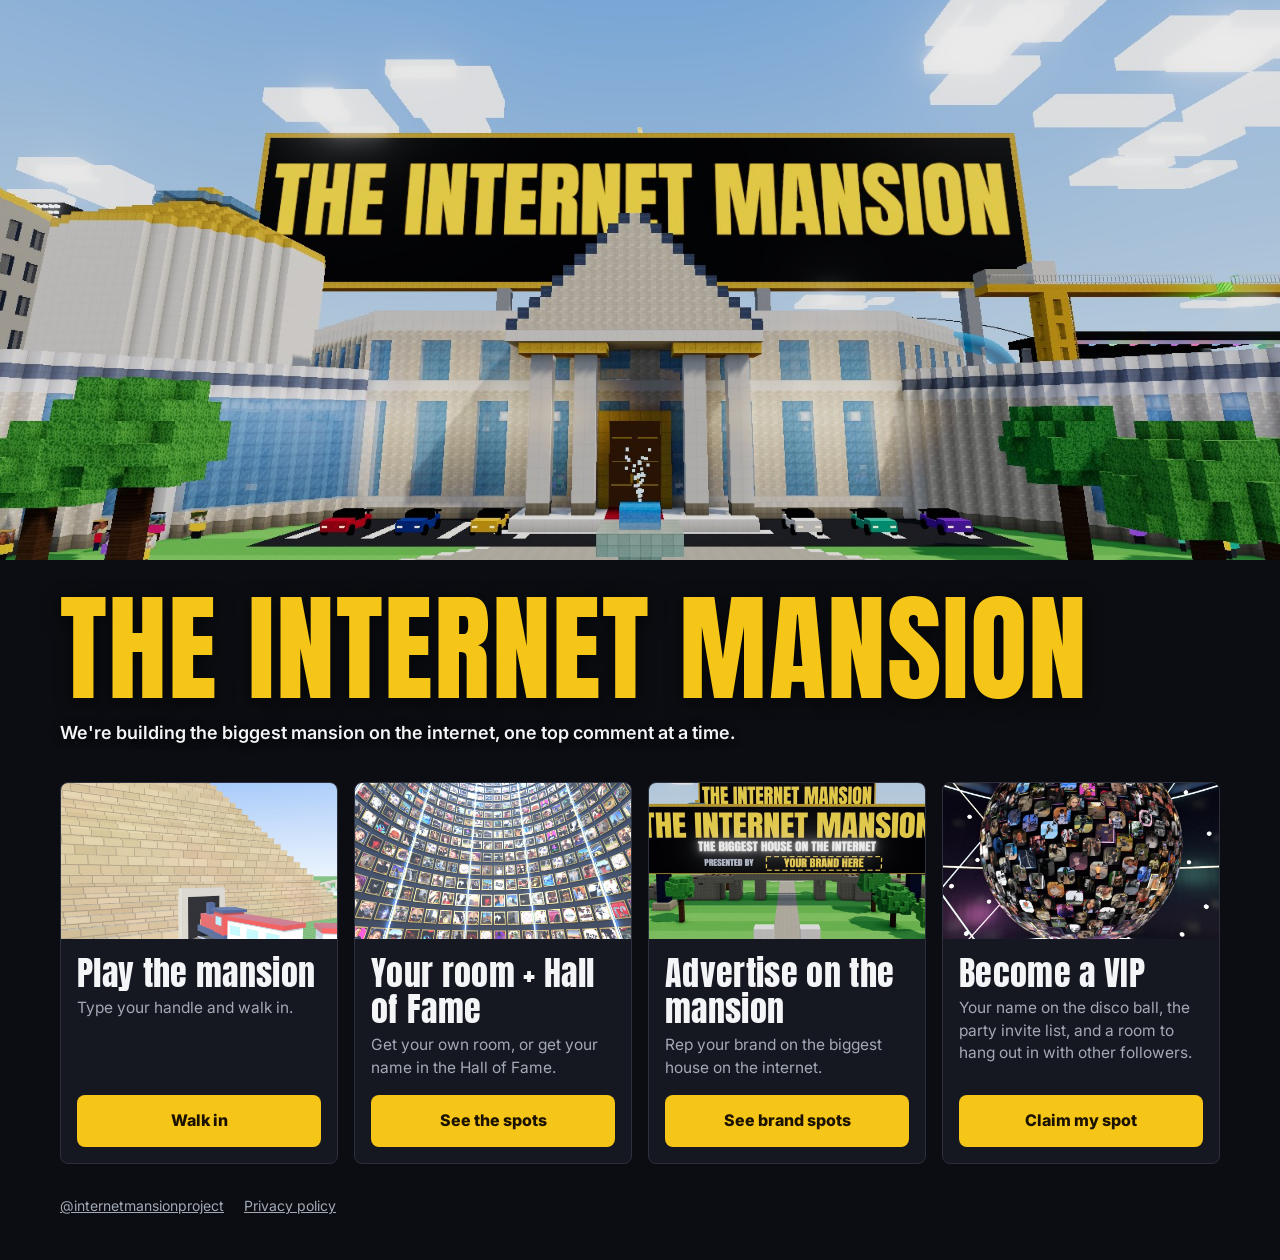
<file: index.html>
<!DOCTYPE html>
<html lang="en">
<head>
<meta charset="utf-8">
<meta name="viewport" content="width=device-width, initial-scale=1, viewport-fit=cover">
<title>The Internet Mansion Project</title>
<meta name="description" content="We're building the biggest mansion on the internet, one top comment at a time.">
<meta property="og:title" content="The Internet Mansion Project">
<meta property="og:description" content="We're building the biggest mansion on the internet, one top comment at a time.">
<meta property="og:image" content="https://internetmansionproject.com/assets/mansion_front.jpg">
<meta property="og:url" content="https://internetmansionproject.com/">
<meta name="theme-color" content="#0b0d12">
<link rel="icon" href="assets/logo.jpg">
<link rel="preconnect" href="https://fonts.googleapis.com">
<link rel="preconnect" href="https://fonts.gstatic.com" crossorigin>
<link href="https://fonts.googleapis.com/css2?family=Anton&family=Inter:wght@400;500;600;700;800&display=swap" rel="stylesheet">
<style>
  :root {
    --ink: #0b0d12;
    --panel: #151821;
    --line: #2b303c;
    --muted: #a3a9b6;
    --text: #f4f5f7;
    --gold: #f5c518;
    --display: "Anton", Impact, "Arial Narrow", sans-serif;
    --body: "Inter", -apple-system, BlinkMacSystemFont, "Segoe UI", sans-serif;
  }
  * { box-sizing: border-box; }
  html { -webkit-text-size-adjust: 100%; }
  body { margin: 0; background: var(--ink); color: var(--text); font: 400 16px/1.45 var(--body); }
  a { color: inherit; }
  img { display: block; width: 100%; }

  .hero-pic { height: auto; aspect-ratio: 16 / 9; object-fit: cover; }
  .hero-text { padding: 20px 16px 24px; }
  h1 { margin: 0; font: 400 clamp(62px, 19vw, 118px)/1.02 var(--display); color: var(--gold); letter-spacing: .01em; text-shadow: 0 3px 18px rgba(0,0,0,.65); }
  .lead { margin: 12px 0 0; font-size: 18px; font-weight: 600; text-shadow: 0 1px 10px rgba(0,0,0,.8); }

  .doors { display: grid; gap: 12px; padding: 4px 16px 0; }
  .door { display: flex; flex-direction: column; overflow: hidden; background: var(--panel); border: 1px solid var(--line); border-radius: 8px; text-decoration: none; }
  a.door:hover { border-color: var(--gold); }
  a.door:focus-visible, .cta:focus-visible, footer a:focus-visible { outline: 3px solid #fff; outline-offset: 2px; }
  .door img { height: auto; aspect-ratio: 16 / 9; object-fit: cover; }
  .door img.vip-pic { object-position: center 55%; }
  .door-body { display: flex; flex: 1; flex-direction: column; padding: 16px; }
  h2 { margin: 0; font: 400 34px/1.08 var(--display); letter-spacing: .01em; }
  .door p { margin: 6px 0 16px; color: var(--muted); font-size: 15.5px; }
  .cta { display: flex; align-items: center; justify-content: center; min-height: 52px; margin-top: auto; padding: 10px 14px; border-radius: 8px; background: var(--gold); color: #1c1200; font: 800 16px/1.2 var(--body); text-align: center; text-decoration: none; }

  footer { display: flex; flex-wrap: wrap; gap: 8px 20px; padding: 28px 16px 40px; color: var(--muted); font-size: 14px; }

  @media (min-width: 860px) {
    .hero-pic { aspect-ratio: auto; height: min(56vw, 560px); object-position: center 42%; }
    .hero-text { padding: 28px max(24px, calc((100vw - 1160px) / 2)) 32px; }
    .doors { grid-template-columns: repeat(4, 1fr); gap: 16px; max-width: 1208px; margin: 0 auto; padding: 4px 24px 0; }
    footer { max-width: 1208px; margin: 0 auto; padding: 32px 24px 44px; }
  }
</style>
</head>
<body>
<header>
  <img class="hero-pic" src="assets/mansion_front.jpg" width="1600" height="900" alt="The mansion from the front drive in the game, under the giant Internet Mansion sign">
  <div class="hero-text">
    <h1>THE INTERNET MANSION</h1>
    <p class="lead">We're building the biggest mansion on the internet, one top comment at a time.</p>
  </div>
</header>

<main class="doors">
  <a class="door" href="https://internetmansionproject.com/world/">
    <img src="assets/world.jpg" width="1080" height="860" alt="A pyramid and a train on the mansion property">
    <div class="door-body">
      <h2>Play the mansion</h2>
      <p>Type your handle and walk in.</p>
      <span class="cta">Walk in</span>
    </div>
  </a>

  <a class="door" href="sponsor/">
    <img src="assets/hall.jpg" width="1080" height="608" alt="The Hall of Fame wall covered in follower pictures" loading="lazy">
    <div class="door-body">
      <h2>Your room + Hall of Fame</h2>
      <p>Get your own room, or get your name in the Hall of Fame.</p>
      <span class="cta">See the spots</span>
    </div>
  </a>

  <a class="door" href="sponsor/#brands">
    <img src="assets/sign.jpg" width="960" height="640" alt="The giant Internet Mansion sign with a sample Presented By line for your brand" loading="lazy">
    <div class="door-body">
      <h2>Advertise on the mansion</h2>
      <p>Rep your brand on the biggest house on the internet.</p>
      <span class="cta">See brand spots</span>
    </div>
  </a>

  <a class="door" href="vip/">
    <img class="vip-pic" src="assets/hero.jpg" width="960" height="540" alt="The giant disco ball covered in follower pictures" loading="lazy">
    <div class="door-body">
      <h2>Become a VIP</h2>
      <p>Your name on the disco ball, the party invite list, and a room to hang out in with other followers.</p>
      <span class="cta">Claim my spot</span>
    </div>
  </a>
</main>

<footer>
  <a href="https://www.instagram.com/internetmansionproject/" target="_blank" rel="noopener">@internetmansionproject</a>
  <a href="privacy.html">Privacy policy</a>
</footer>
</body>
</html>
</file>
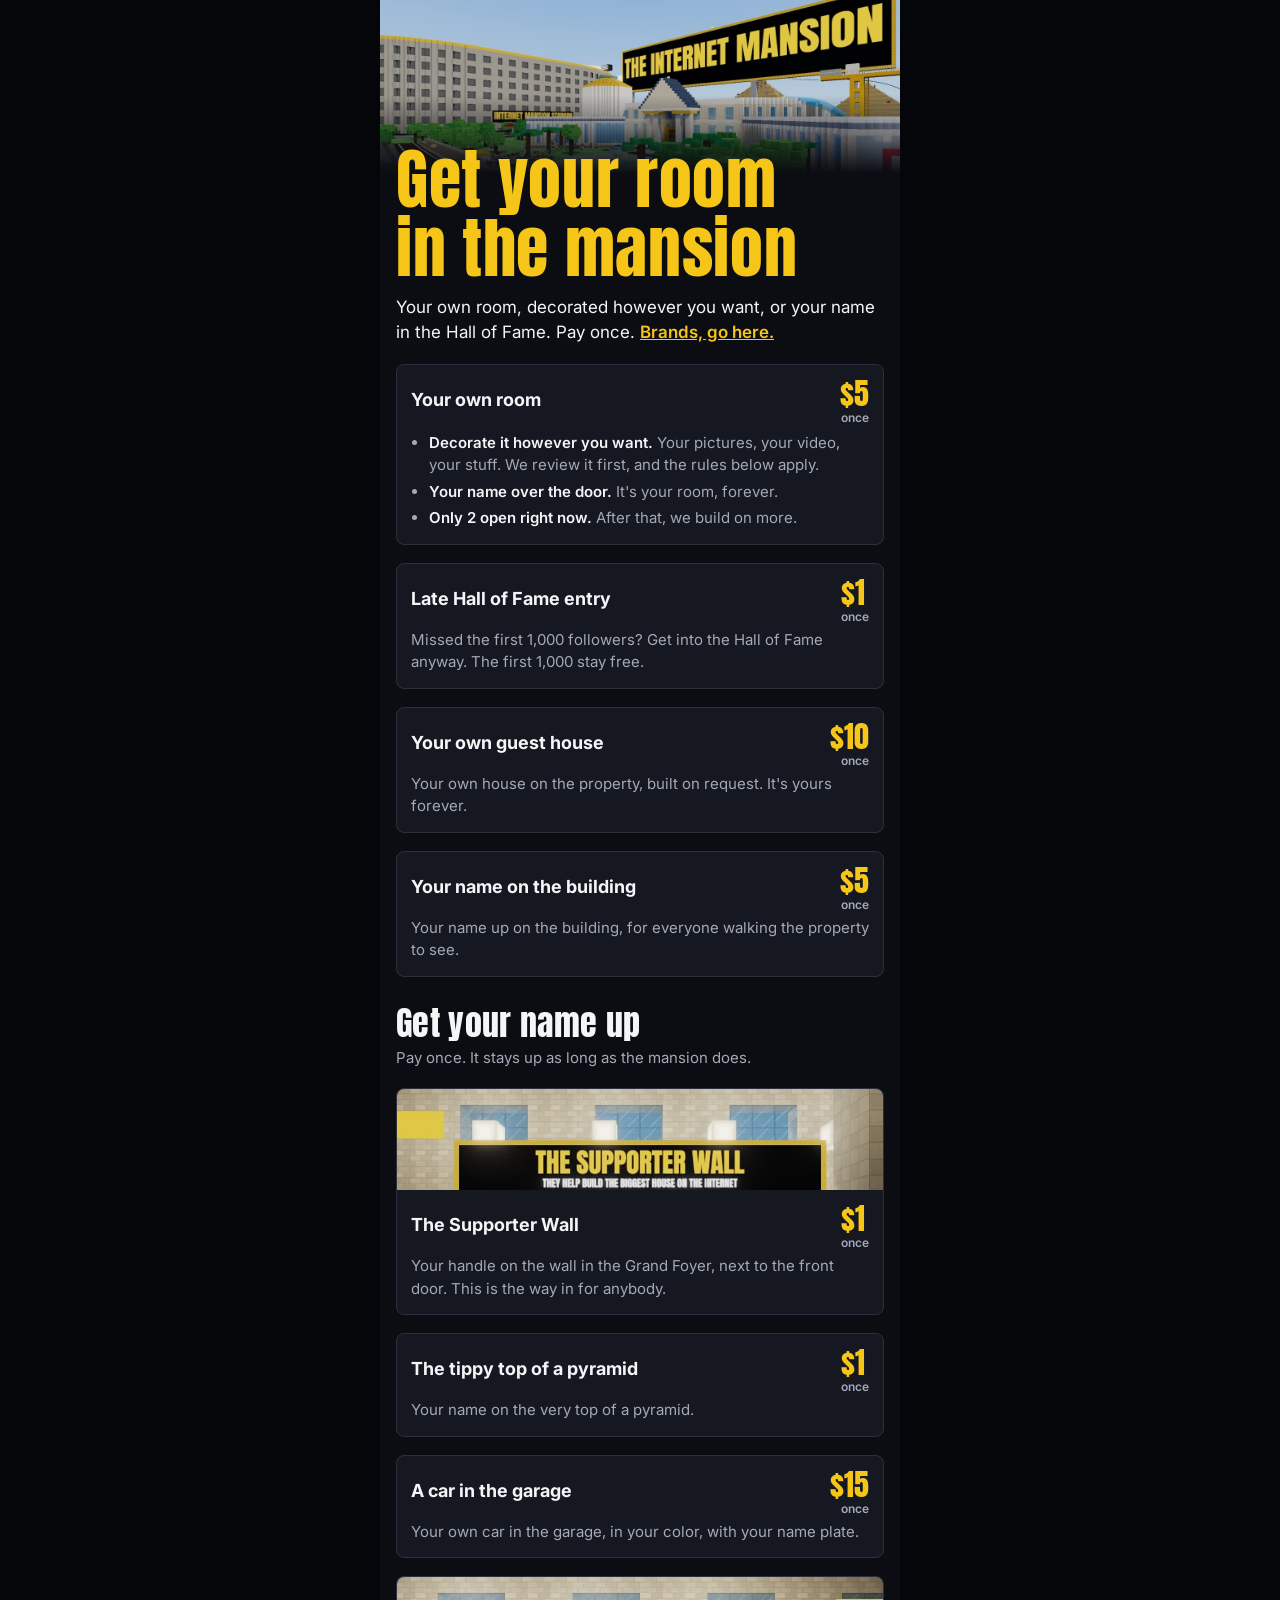
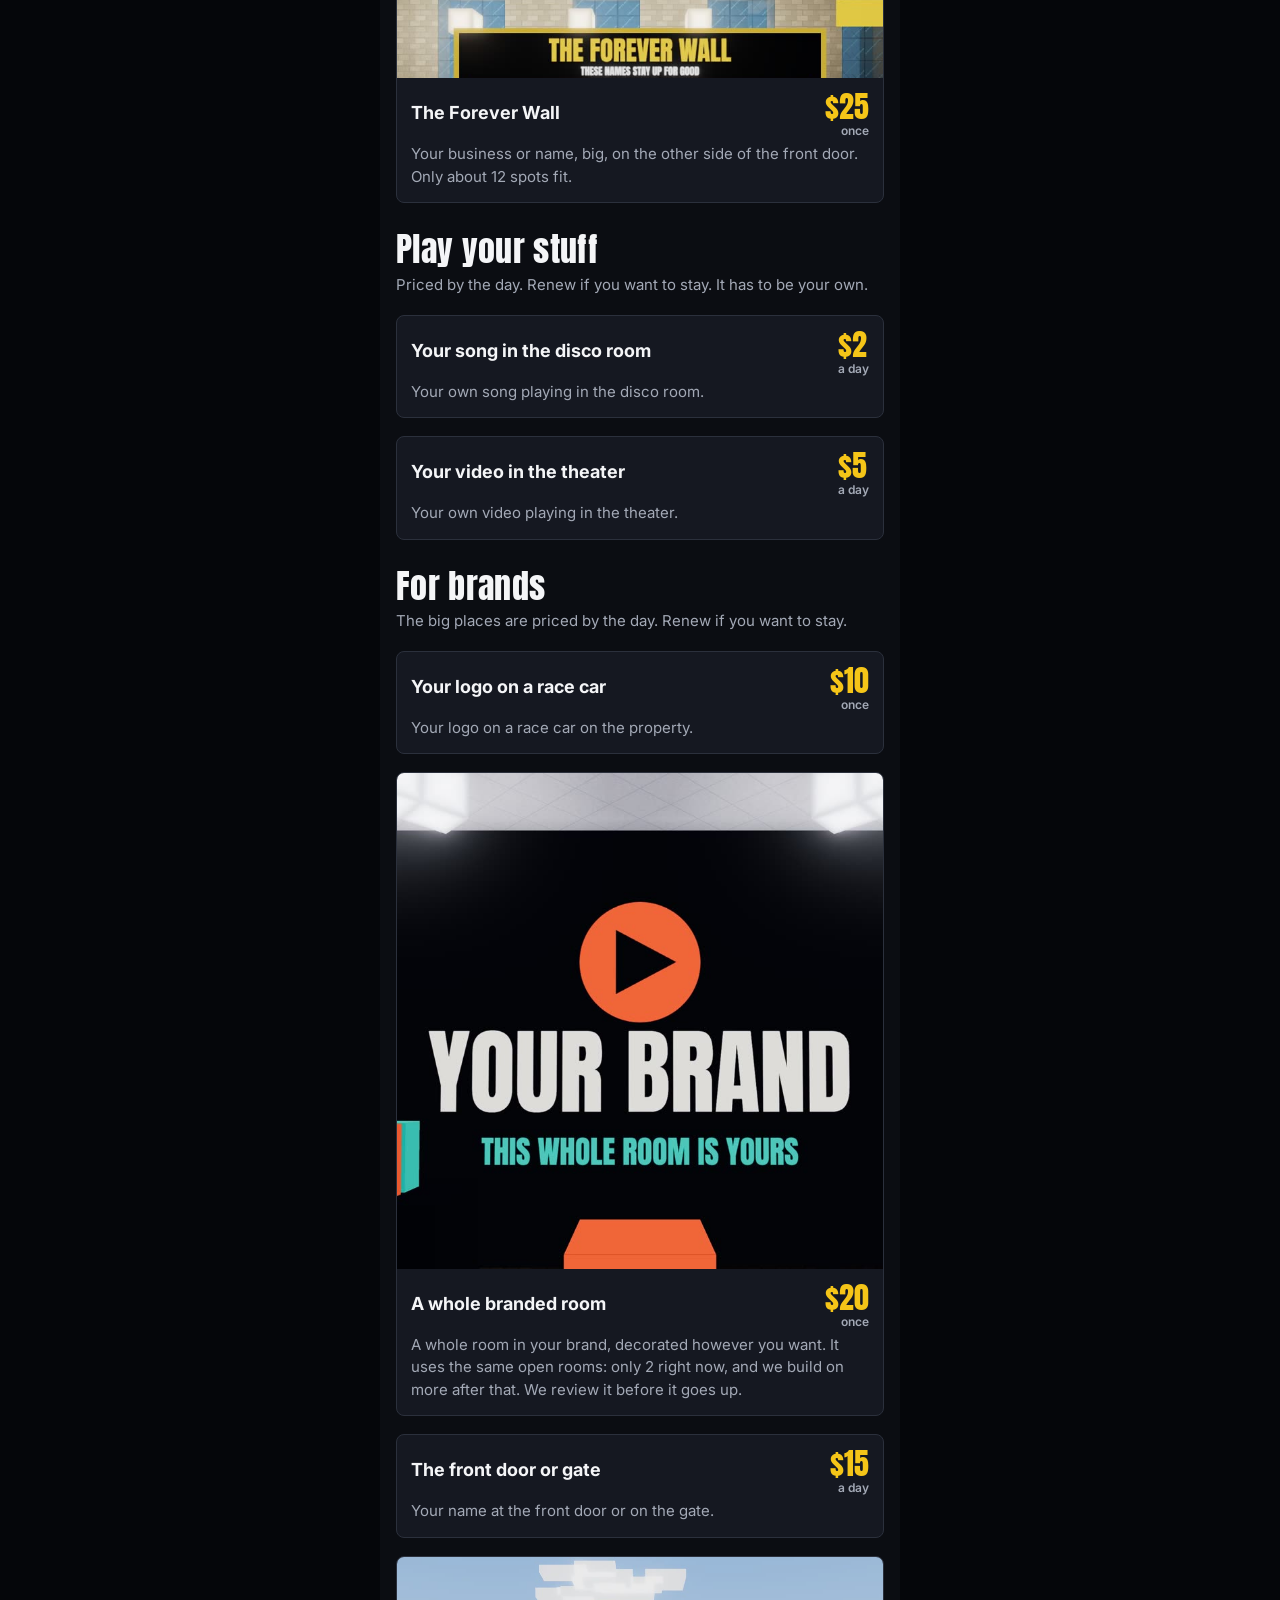
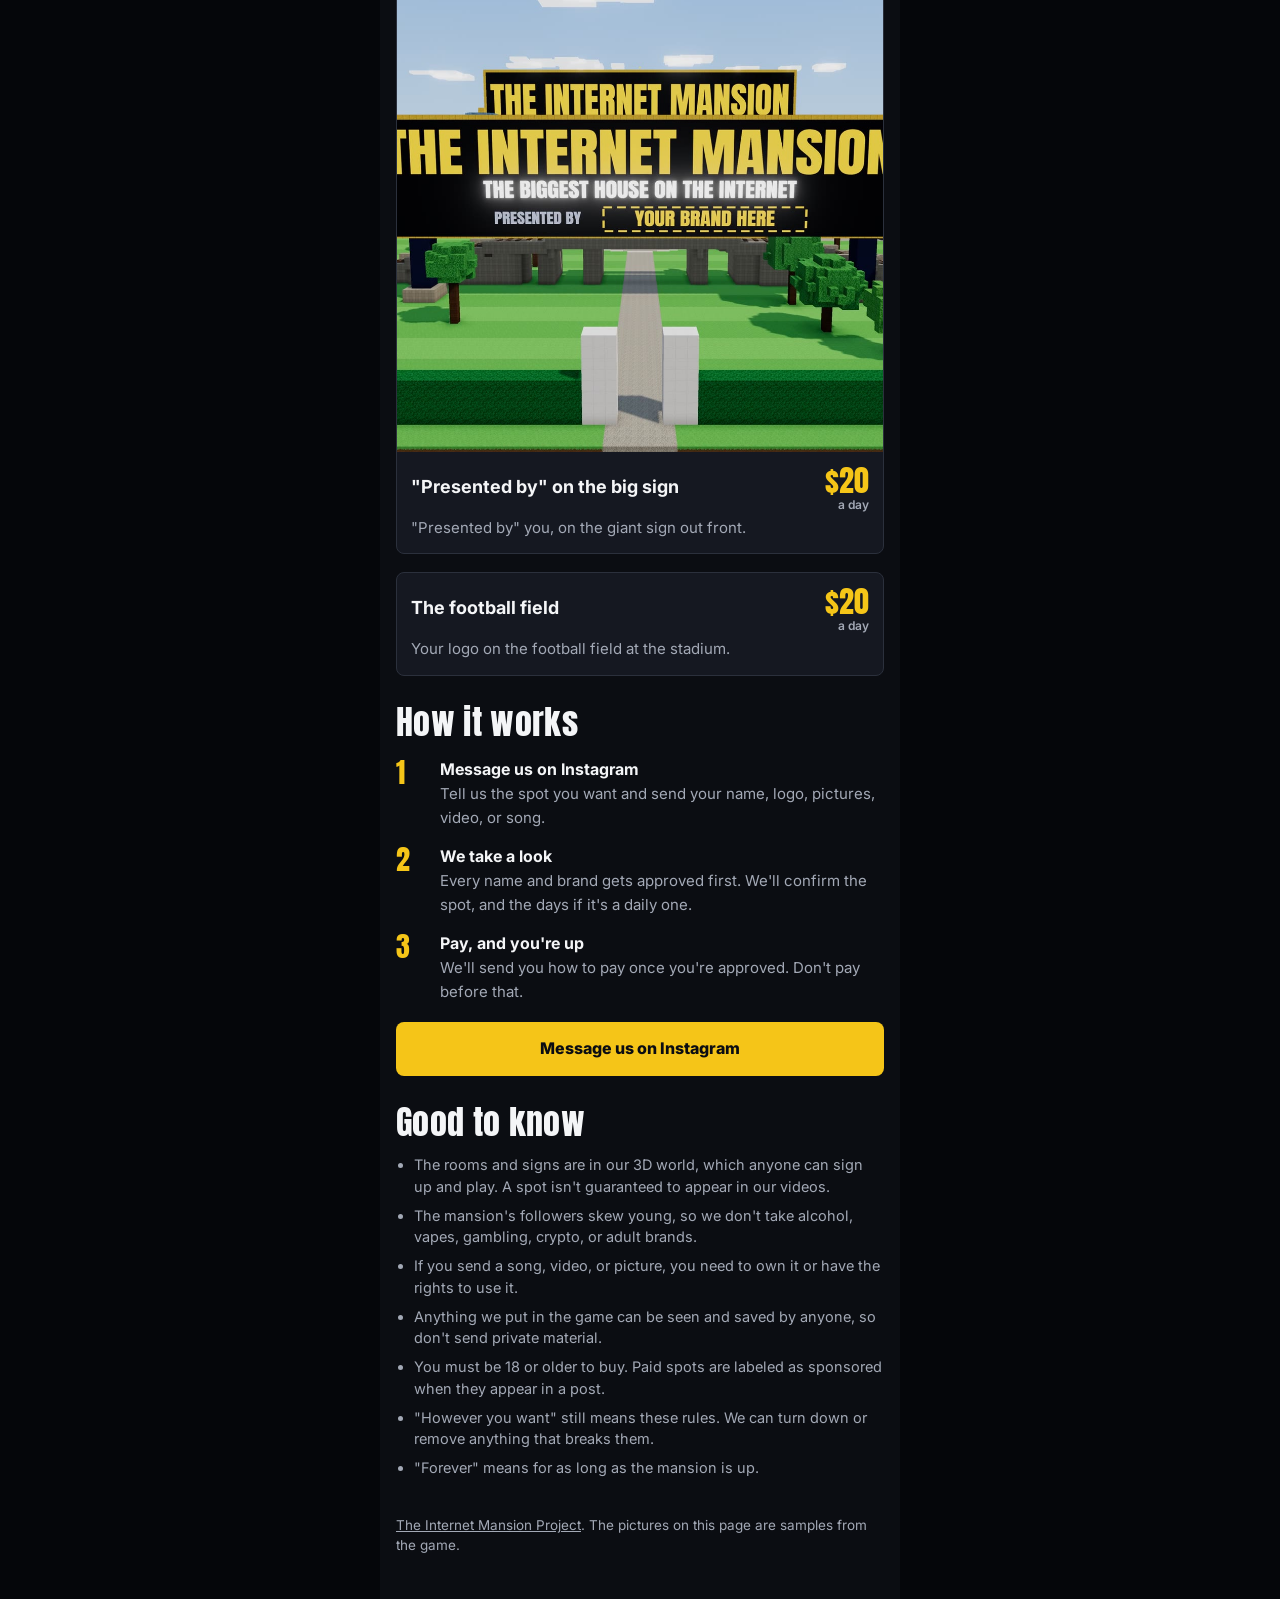
<file: sponsor/index.html>
<!DOCTYPE html>
<html lang="en">
<head>
<meta charset="utf-8">
<meta name="viewport" content="width=device-width, initial-scale=1, viewport-fit=cover">
<title>Get Your Own Room | The Internet Mansion Project</title>
<meta name="description" content="Get your own room in the biggest mansion on the internet, and decorate it however you want.">
<meta name="robots" content="noindex">
<meta name="theme-color" content="#0b0d12">
<link rel="preconnect" href="https://fonts.googleapis.com">
<link rel="preconnect" href="https://fonts.gstatic.com" crossorigin>
<link href="https://fonts.googleapis.com/css2?family=Anton&family=Inter:wght@400;500;600;700;800&display=swap" rel="stylesheet">
<style>
  /* Same look as the main site: dark page, Anton headlines, gold prices, one phone-width column */
  :root {
    --ink: #0b0d12;
    --panel: #151821;
    --line: #2b303c;
    --muted: #a3a9b6;
    --text: #f4f5f7;
    --gold: #f5c518;
    --blue: #1f6bff;
    --display: "Anton", Impact, "Arial Narrow", sans-serif;
    --body: "Inter", -apple-system, BlinkMacSystemFont, "Segoe UI", sans-serif;
  }
  * { box-sizing: border-box; }
  html { -webkit-text-size-adjust: 100%; }
  body { margin: 0; background: #05060a; color: var(--text); font: 400 16px/1.5 var(--body); }
  .page { max-width: 520px; margin: 0 auto; background: var(--ink); min-height: 100vh; overflow: hidden; }
  img { display: block; width: 100%; height: auto; }
  h1, h2, h3 { font-weight: 400; margin: 0; text-wrap: balance; }

  .hero { position: relative; }
  .hero img { aspect-ratio: 3 / 1; object-fit: cover; object-position: center 25%; }
  .hero::after { content: ""; position: absolute; inset: auto 0 0 0; height: 45%; background: linear-gradient(to bottom, rgba(11,13,18,0), var(--ink)); }
  .intro { position: relative; z-index: 1; margin-top: -28px; padding: 0 16px; }
  h1 { font: 400 clamp(46px, 13vw, 66px)/1.04 var(--display); color: var(--gold); letter-spacing: .01em; }
  .intro p { margin: 12px 0 0; color: var(--text); font-size: 17px; }

  .intro a { color: var(--gold); font-weight: 600; }
  section { padding: 28px 16px 0; }
  section.first { padding-top: 0; }
  h2 { font: 400 34px/1.08 var(--display); letter-spacing: .01em; }
  .sub { margin: 6px 0 0; color: var(--muted); font-size: 15px; }

  .tier { margin-top: 18px; background: var(--panel); border: 1px solid var(--line); border-radius: 8px; overflow: hidden; }
  .tier-head { display: flex; align-items: baseline; justify-content: space-between; gap: 12px; padding: 14px 14px 0; }
  .tier-head h3 { font: 700 18px/1.25 var(--body); }
  .price { flex: none; font: 400 30px/1 var(--display); color: var(--gold); white-space: nowrap; font-variant-numeric: tabular-nums; }
  .price small { display: block; margin-top: 3px; font: 600 12px/1 var(--body); color: var(--muted); text-align: right; }
  .tier p { margin: 6px 0 0; padding: 0 14px 14px; color: var(--muted); font-size: 15px; }
  .tier ul { margin: 8px 0 0; padding: 0 14px 14px 32px; color: var(--muted); font-size: 15px; }
  .tier li + li { margin-top: 4px; }
  .tier li b { color: var(--text); font-weight: 600; }

  .steps { list-style: none; margin: 16px 0 0; padding: 0; display: grid; gap: 14px; counter-reset: s; }
  .steps li { display: grid; grid-template-columns: 34px 1fr; gap: 10px; counter-increment: s; }
  .steps li::before { content: counter(s); font: 400 28px/1.1 var(--display); color: var(--gold); }
  .steps b { display: block; font-weight: 700; }
  .steps span { color: var(--muted); font-size: 15px; }

  .notes { margin: 14px 0 0; padding: 0 0 0 18px; color: var(--muted); font-size: 14.5px; }
  .notes li + li { margin-top: 7px; }

  .cta { display: flex; align-items: center; justify-content: center; min-height: 54px; margin-top: 18px; padding: 12px 16px; background: var(--gold); color: #0b0d12; border-radius: 8px; font: 800 16px/1.2 var(--body); text-align: center; text-decoration: none; }
  .cta:focus-visible { outline: 3px solid #fff; outline-offset: 2px; }
  footer { padding: 36px 16px 44px; color: var(--muted); font-size: 13.5px; }
</style>
</head>
<body>
<main class="page">
  <div class="hero"><img src="img/mansion.jpg" width="1280" height="720" alt="The mansion from the front lawn in the game, under the giant Internet Mansion sign"></div>
  <div class="intro">
    <h1>Get your room in the mansion</h1>
    <p>Your own room, decorated however you want, or your name in the Hall of Fame. Pay once. <a href="#brands">Brands, go here.</a></p>
  </div>

  <section class="first" aria-label="Your room and your name">
    <article class="tier">
      <div class="tier-head"><h3>Your own room</h3><div class="price">$5<small>once</small></div></div>
      <ul>
        <li><b>Decorate it however you want.</b> Your pictures, your video, your stuff. We review it first, and the rules below apply.</li>
        <li><b>Your name over the door.</b> It's your room, forever.</li>
        <li><b>Only 2 open right now.</b> After that, we build on more.</li>
      </ul>
    </article>
    <article class="tier">
      <div class="tier-head"><h3>Late Hall of Fame entry</h3><div class="price">$1<small>once</small></div></div>
      <p>Missed the first 1,000 followers? Get into the Hall of Fame anyway. The first 1,000 stay free.</p>
    </article>
    <article class="tier">
      <div class="tier-head"><h3>Your own guest house</h3><div class="price">$10<small>once</small></div></div>
      <p>Your own house on the property, built on request. It's yours forever.</p>
    </article>
    <article class="tier">
      <div class="tier-head"><h3>Your name on the building</h3><div class="price">$5<small>once</small></div></div>
      <p>Your name up on the building, for everyone walking the property to see.</p>
    </article>
  </section>

  <section>
    <h2>Get your name up</h2>
    <p class="sub">Pay once. It stays up as long as the mansion does.</p>
    <article class="tier">
      <img src="img/supporter.jpg" width="720" height="150" alt="The top of the Supporter Wall in the foyer" loading="lazy">
      <div class="tier-head"><h3>The Supporter Wall</h3><div class="price">$1<small>once</small></div></div>
      <p>Your handle on the wall in the Grand Foyer, next to the front door. This is the way in for anybody.</p>
    </article>
    <article class="tier">
      <div class="tier-head"><h3>The tippy top of a pyramid</h3><div class="price">$1<small>once</small></div></div>
      <p>Your name on the very top of a pyramid.</p>
    </article>
    <article class="tier">
      <div class="tier-head"><h3>A car in the garage</h3><div class="price">$15<small>once</small></div></div>
      <p>Your own car in the garage, in your color, with your name plate.</p>
    </article>
    <article class="tier">
      <img src="img/forever.jpg" width="720" height="150" alt="The top of the Forever Wall in the foyer" loading="lazy">
      <div class="tier-head"><h3>The Forever Wall</h3><div class="price">$25<small>once</small></div></div>
      <p>Your business or name, big, on the other side of the front door. Only about 12 spots fit.</p>
    </article>
  </section>

  <section>
    <h2>Play your stuff</h2>
    <p class="sub">Priced by the day. Renew if you want to stay. It has to be your own.</p>
    <article class="tier">
      <div class="tier-head"><h3>Your song in the disco room</h3><div class="price">$2<small>a day</small></div></div>
      <p>Your own song playing in the disco room.</p>
    </article>
    <article class="tier">
      <div class="tier-head"><h3>Your video in the theater</h3><div class="price">$5<small>a day</small></div></div>
      <p>Your own video playing in the theater.</p>
    </article>
  </section>

  <section id="brands">
    <h2>For brands</h2>
    <p class="sub">The big places are priced by the day. Renew if you want to stay.</p>
    <article class="tier">
      <div class="tier-head"><h3>Your logo on a race car</h3><div class="price">$10<small>once</small></div></div>
      <p>Your logo on a race car on the property.</p>
    </article>
    <article class="tier">
      <img src="img/room.jpg" width="720" height="733" alt="A sample branded room with a logo wall and a product stand" loading="lazy">
      <div class="tier-head"><h3>A whole branded room</h3><div class="price">$20<small>once</small></div></div>
      <p>A whole room in your brand, decorated however you want. It uses the same open rooms: only 2 right now, and we build on more after that. We review it before it goes up.</p>
    </article>
    <article class="tier">
      <div class="tier-head"><h3>The front door or gate</h3><div class="price">$15<small>a day</small></div></div>
      <p>Your name at the front door or on the gate.</p>
    </article>
    <article class="tier">
      <img src="img/sign.jpg" width="960" height="978" alt="The giant Internet Mansion sign over the driveway, with a sample presented-by line" loading="lazy">
      <div class="tier-head"><h3>"Presented by" on the big sign</h3><div class="price">$20<small>a day</small></div></div>
      <p>"Presented by" you, on the giant sign out front.</p>
    </article>
    <article class="tier">
      <div class="tier-head"><h3>The football field</h3><div class="price">$20<small>a day</small></div></div>
      <p>Your logo on the football field at the stadium.</p>
    </article>
  </section>

  <section>
    <h2>How it works</h2>
    <ol class="steps">
      <li><div><b>Message us on Instagram</b><span>Tell us the spot you want and send your name, logo, pictures, video, or song.</span></div></li>
      <li><div><b>We take a look</b><span>Every name and brand gets approved first. We'll confirm the spot, and the days if it's a daily one.</span></div></li>
      <li><div><b>Pay, and you're up</b><span>We'll send you how to pay once you're approved. Don't pay before that.</span></div></li>
    </ol>
    <a class="cta" href="https://www.instagram.com/internetmansionproject/" target="_blank" rel="noopener">Message us on Instagram</a>
  </section>

  <section>
    <h2>Good to know</h2>
    <ul class="notes">
      <li>The rooms and signs are in our 3D world, which anyone can sign up and play. A spot isn't guaranteed to appear in our videos.</li>
      <li>The mansion's followers skew young, so we don't take alcohol, vapes, gambling, crypto, or adult brands.</li>
      <li>If you send a song, video, or picture, you need to own it or have the rights to use it.</li>
      <li>Anything we put in the game can be seen and saved by anyone, so don't send private material.</li>
      <li>You must be 18 or older to buy. Paid spots are labeled as sponsored when they appear in a post.</li>
      <li>"However you want" still means these rules. We can turn down or remove anything that breaks them.</li>
      <li>"Forever" means for as long as the mansion is up.</li>
    </ul>
  </section>

  <footer><a href="../" style="color:inherit">The Internet Mansion Project</a>. The pictures on this page are samples from the game.</footer>
</main>
</body>
</html>
</file>
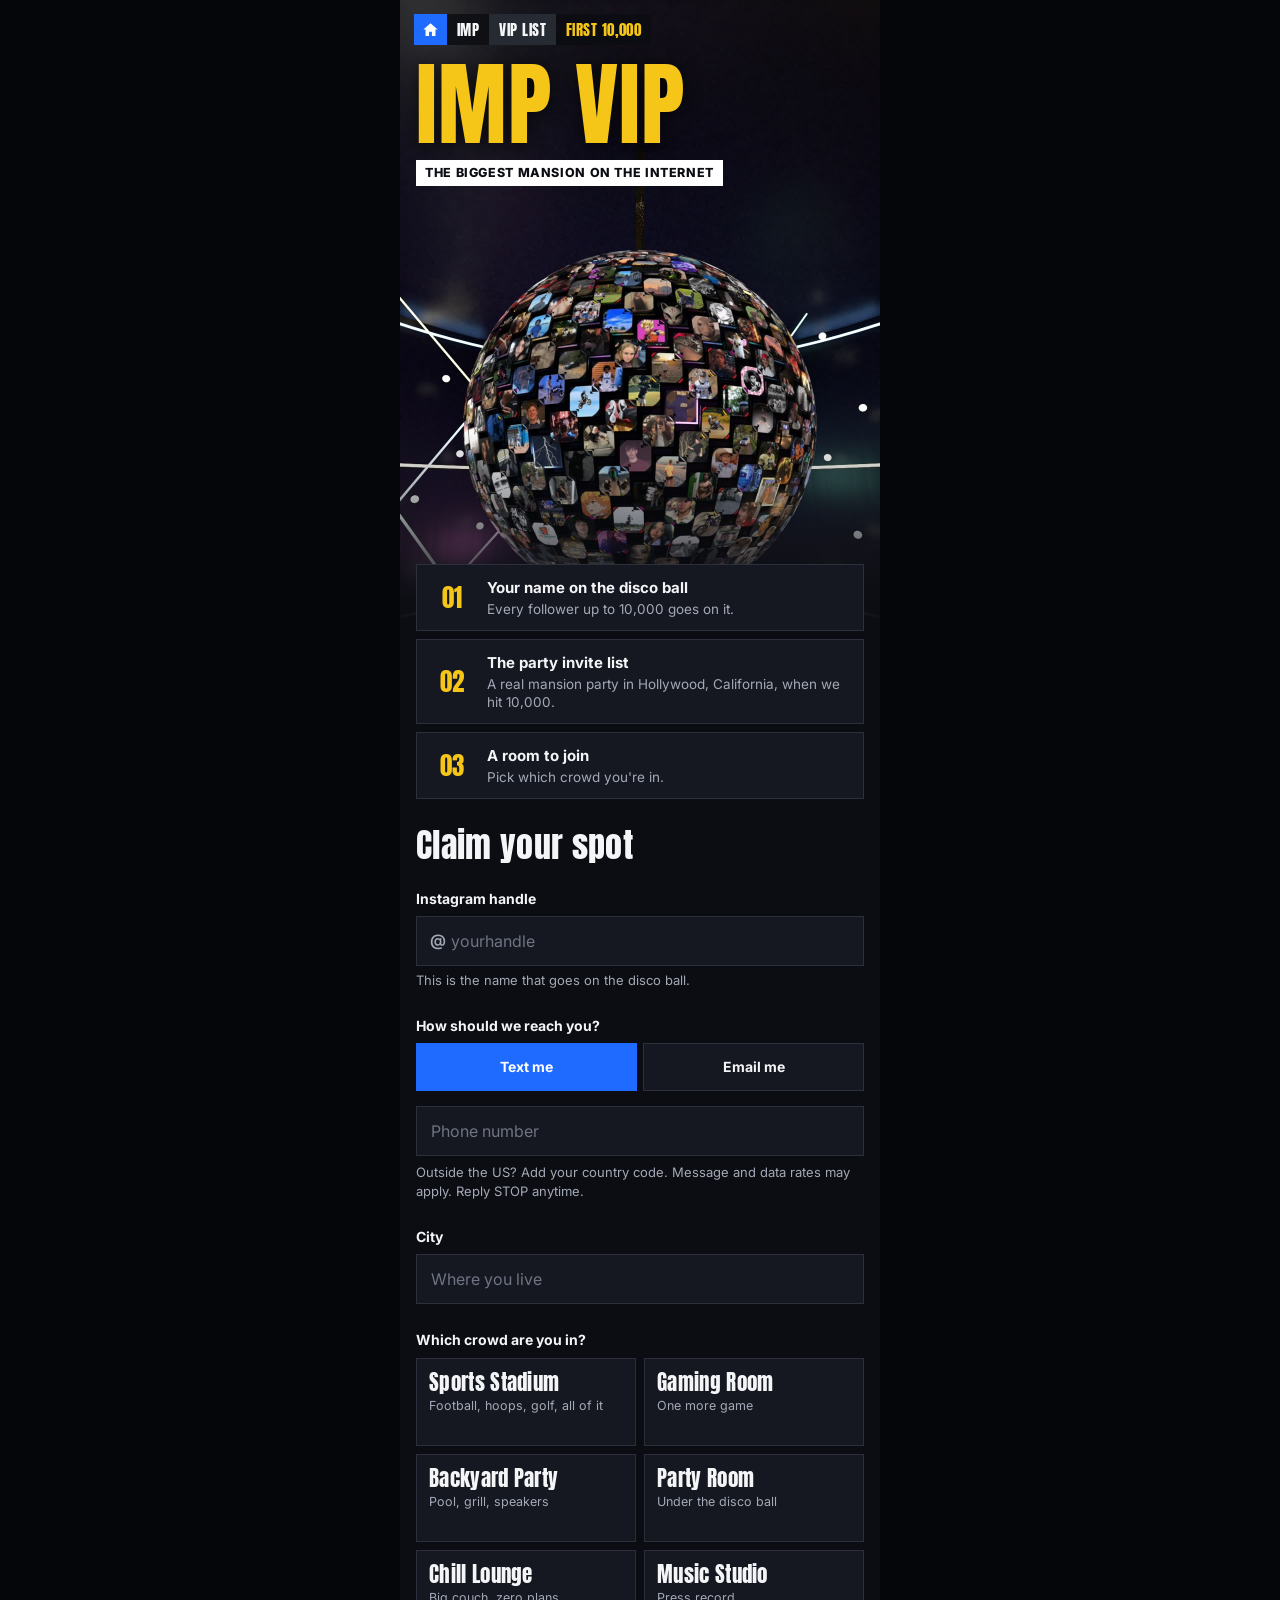
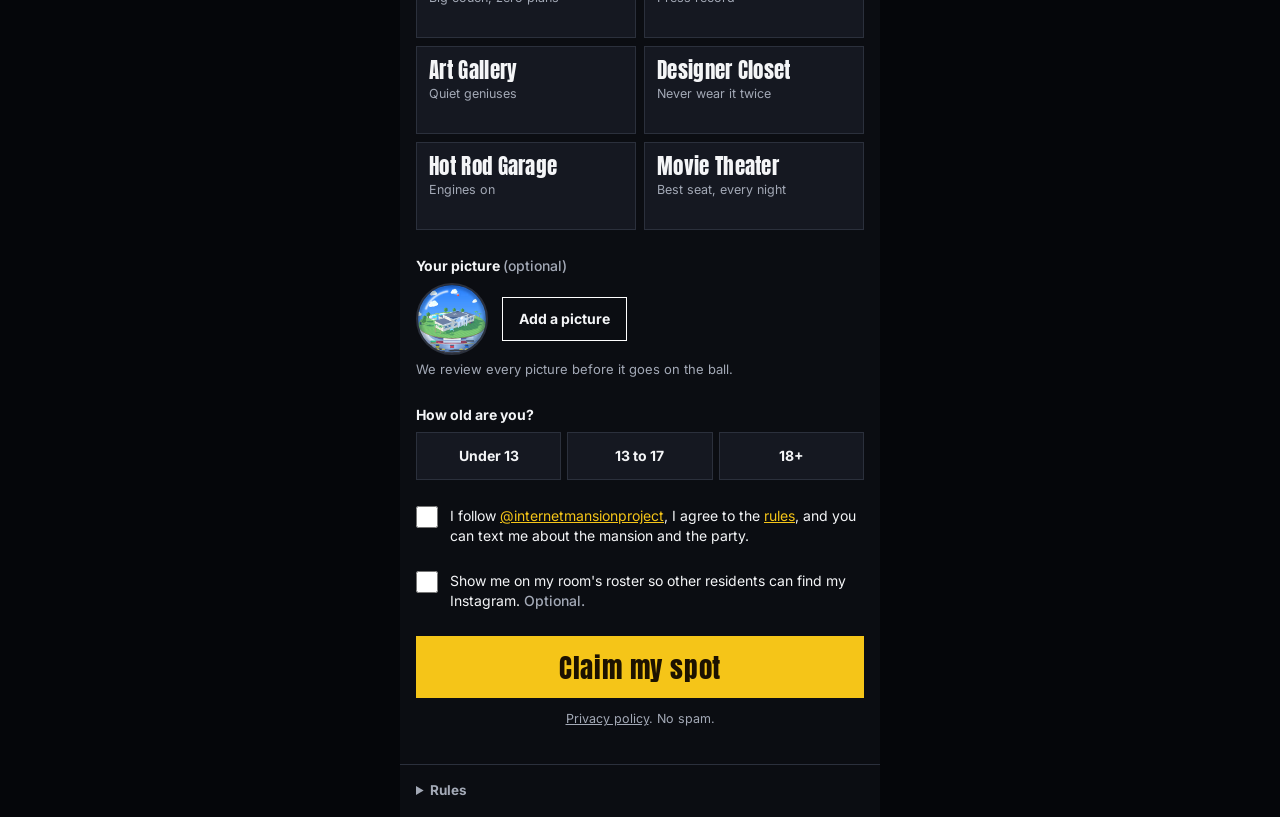
<file: vip/index.html>
<!DOCTYPE html>
<html lang="en">
<head>
<meta charset="utf-8">
<meta name="viewport" content="width=device-width, initial-scale=1, viewport-fit=cover">
<title>Become an IMP VIP | The Internet Mansion Project</title>
<meta name="description" content="The first 10,000 followers go on the giant disco ball and the invite list for a real mansion party in Hollywood.">
<meta property="og:title" content="Become an IMP VIP">
<meta property="og:description" content="The first 10,000 followers go on the giant disco ball and the invite list for a real mansion party in Hollywood.">
<meta property="og:image" content="https://internetmansionproject.com/assets/hero.jpg">
<meta property="og:url" content="https://internetmansionproject.com/vip/">
<meta name="theme-color" content="#0b0d12">
<link rel="icon" href="../assets/logo.jpg">
<link rel="preconnect" href="https://fonts.googleapis.com">
<link rel="preconnect" href="https://fonts.gstatic.com" crossorigin>
<link href="https://fonts.googleapis.com/css2?family=Anton&family=Inter:wght@400;500;600;700;800&display=swap" rel="stylesheet">
<style>
  :root {
    --ink: #0b0d12;
    --panel: #151821;
    --line: #2b303c;
    --muted: #a3a9b6;
    --text: #f4f5f7;
    --gold: #f5c518;
    --blue: #1f6bff;
    --red: #ff5a72;
    --display: "Anton", Impact, "Arial Narrow", sans-serif;
    --body: "Inter", -apple-system, BlinkMacSystemFont, "Segoe UI", sans-serif;
  }
  * { box-sizing: border-box; }
  html { -webkit-text-size-adjust: 100%; }
  body { margin: 0; background: #05060a; color: var(--text); font: 400 16px/1.45 var(--body); }
  .page { max-width: 480px; margin: 0 auto; background: var(--ink); min-height: 100vh; overflow: hidden; }
  [hidden] { display: none !important; }

  /* Hero: same big word + white label treatment as the videos */
  .hero { position: relative; height: 620px; background: #05060a url("../assets/hero.jpg") center top / cover no-repeat; }
  .hero::after { content: ""; position: absolute; inset: auto 0 0 0; height: 190px; background: linear-gradient(to bottom, rgba(11,13,18,0), var(--ink)); }
  .hud { position: absolute; top: 14px; left: 14px; display: flex; align-items: stretch; font: 400 15px/1 var(--display); letter-spacing: .03em; z-index: 1; }
  .hud span { display: flex; align-items: center; padding: 8px 10px; background: rgba(11,13,18,.82); }
  .hud .home { background: var(--blue); padding: 6px 8px; }
  .hud .home svg { width: 17px; height: 17px; fill: #fff; }
  .hud .alt { background: #262a33; }
  .hud .gold { color: var(--gold); }
  .headline { position: absolute; top: 58px; left: 16px; right: 16px; z-index: 1; }
  h1 { margin: 0; font: 400 clamp(68px, 22vw, 92px)/1.02 var(--display); color: var(--gold); letter-spacing: .01em; text-shadow: 0 3px 18px rgba(0,0,0,.65); }
  .tag { display: inline-block; margin-top: 8px; padding: 4px 9px; background: #fff; color: #0b0d12; font-size: 12.5px; font-weight: 800; letter-spacing: .05em; text-transform: uppercase; }

  .perks { list-style: none; margin: -56px 0 0; padding: 0 16px; position: relative; z-index: 2; display: grid; gap: 8px; }
  .perks li { display: grid; grid-template-columns: 46px 1fr; gap: 12px; align-items: center; background: var(--panel); border: 1px solid var(--line); padding: 12px; }
  .perks b { display: block; font-size: 15px; font-weight: 700; }
  .perks small { display: block; color: var(--muted); font-size: 13.5px; line-height: 1.35; margin-top: 1px; }
  .perks i { font: 400 25px/1 var(--display); color: var(--gold); text-align: center; font-style: normal; }

  /* Form */
  form { padding: 28px 16px 36px; display: grid; gap: 26px; }
  .section-title { margin: 0; font: 400 34px/1.05 var(--display); letter-spacing: .01em; }
  .field { display: grid; gap: 7px; border: 0; margin: 0; padding: 0; min-width: 0; }
  label.name, legend.name { font-size: 14px; font-weight: 700; padding: 0; }
  legend.name { margin-bottom: 7px; }
  .opt { color: var(--muted); font-weight: 500; }
  .hint { color: var(--muted); font-size: 13px; margin: -2px 0 0; }
  input[type=text], input[type=email], input[type=tel] { width: 100%; height: 50px; padding: 0 14px; font: 500 16px var(--body); color: var(--text); background: var(--panel); border: 1px solid var(--line); border-radius: 0; outline: none; appearance: none; }
  input::placeholder { color: #6e7482; font-weight: 400; }
  input[type=text]:focus, input[type=email]:focus, input[type=tel]:focus { border-color: var(--gold); }
  .at { position: relative; }
  .at::before { content: "@"; position: absolute; left: 14px; top: 13px; color: var(--muted); font-weight: 600; }
  .at input { padding-left: 34px !important; }
  .err { display: none; color: var(--red); font-size: 13.5px; font-weight: 600; }
  .invalid > .err, .invalid .err { display: block; }
  .invalid input[type=text], .invalid input[type=email], .invalid input[type=tel] { border-color: var(--red); }

  /* Room tiles */
  .rooms { display: grid; grid-template-columns: 1fr 1fr; gap: 8px; }
  .room { position: relative; display: block; cursor: pointer; }
  .room input { position: absolute; opacity: 0; inset: 0; width: 100%; height: 100%; margin: 0; cursor: pointer; }
  .room div { min-height: 88px; height: 100%; padding: 12px; background: var(--panel); border: 1px solid var(--line); transition: background .12s, color .12s, border-color .12s; }
  .room b { display: block; font: 400 21px/1.08 var(--display); letter-spacing: .015em; }
  .room small { display: block; margin-top: 5px; color: var(--muted); font-size: 12.5px; line-height: 1.3; }
  .room input:checked + div { background: var(--gold); border-color: var(--gold); color: #1c1200; }
  .room input:checked + div small { color: #4d3c00; }
  .room input:focus-visible + div { outline: 2px solid #fff; outline-offset: 2px; }

  /* Age pills */
  .ages { display: grid; grid-template-columns: repeat(3, 1fr); gap: 6px; }
  .ages.two { grid-template-columns: repeat(2, 1fr); }
  .age { position: relative; }
  .age input { position: absolute; opacity: 0; inset: 0; width: 100%; height: 100%; margin: 0; cursor: pointer; }
  .age span { display: flex; align-items: center; justify-content: center; height: 48px; background: var(--panel); border: 1px solid var(--line); font-size: 14px; font-weight: 700; text-align: center; }
  .age input:checked + span { background: var(--blue); border-color: var(--blue); color: #fff; }
  .age input:focus-visible + span { outline: 2px solid #fff; outline-offset: 2px; }
  .notice { padding: 11px 12px; background: var(--panel); border-left: 3px solid var(--gold); font-size: 13.5px; line-height: 1.4; }
  .notice.stop { border-left-color: var(--red); }

  /* Picture */
  .pic { display: flex; align-items: center; gap: 14px; }
  .avatar { flex: 0 0 72px; width: 72px; height: 72px; border-radius: 50%; object-fit: cover; background: var(--panel); border: 2px solid var(--line); }
  .pic-btn { position: relative; display: inline-flex; align-items: center; height: 44px; padding: 0 16px; border: 1px solid #fff; font-size: 14px; font-weight: 700; cursor: pointer; }
  .pic-btn input { position: absolute; inset: 0; opacity: 0; cursor: pointer; width: 100%; }
  .pic-btn:focus-within { outline: 2px solid var(--gold); outline-offset: 2px; }

  /* Checks */
  .check { display: grid; grid-template-columns: 24px 1fr; gap: 10px; align-items: start; font-size: 14px; line-height: 1.4; cursor: pointer; }
  .check input { width: 22px; height: 22px; margin: 0; accent-color: var(--gold); }
  .check a { color: var(--gold); }

  .cta { width: 100%; height: 62px; border: 0; background: var(--gold); color: #1c1200; font: 400 27px/1 var(--display); letter-spacing: .03em; cursor: pointer; }
  .cta:active { transform: translateY(1px); }
  .cta:focus-visible { outline: 2px solid #fff; outline-offset: 2px; }
  .cta[disabled] { background: #3a3f4b; color: #8a8f9b; cursor: not-allowed; }
  .form-err { margin: -12px 0 0; color: var(--red); font-size: 14px; font-weight: 600; text-align: center; }
  .trap { position: absolute; left: -9999px; width: 1px; height: 1px; overflow: hidden; }
  .legal { margin: -14px 0 0; color: var(--muted); font-size: 12.5px; text-align: center; }
  .legal a { color: inherit; }

  /* Success */
  .done { padding: 28px 16px 44px; text-align: center; }
  .done h2 { margin: 0; font: 400 58px/1 var(--display); color: var(--gold); }
  .done > p { margin: 8px 0 20px; color: var(--muted); }
  .card { position: relative; overflow: hidden; aspect-ratio: 4 / 5; background: #05060a url("../assets/hero.jpg") center 30% / cover; border: 2px solid var(--gold); text-align: left; }
  .card::after { content: ""; position: absolute; inset: 0; background: linear-gradient(to bottom, rgba(5,6,10,.62) 0, rgba(5,6,10,.08) 34%, rgba(5,6,10,.9) 72%); }
  .card > * { position: absolute; z-index: 1; }
  .card .top { top: 14px; left: 14px; right: 14px; font: 400 18px/1.15 var(--display); letter-spacing: .03em; }
  .card .vip { display: block; font-size: 58px; line-height: 1.02; color: var(--gold); }
  .card .who { left: 14px; right: 14px; bottom: 14px; display: grid; grid-template-columns: 70px 1fr; gap: 12px; align-items: center; }
  .card .who img { width: 70px; height: 70px; border-radius: 50%; object-fit: cover; border: 2px solid var(--gold); }
  .card .handle { display: block; font: 400 25px/1.1 var(--display); overflow-wrap: anywhere; }
  .card .lives { display: block; margin-top: 3px; font-size: 13px; font-weight: 600; }
  .card .invite { display: block; margin-top: 2px; font-size: 12.5px; color: var(--gold); font-weight: 700; }
  .next { margin: 18px 0 0; padding: 13px; background: var(--panel); border: 1px solid var(--line); font-size: 14.5px; font-weight: 600; }
  .rules { border-top: 1px solid var(--line); padding: 0 16px; color: var(--muted); font-size: 13.5px; }
  .rules summary { padding: 16px 0; font-weight: 700; cursor: pointer; }
  .rules ul { margin: 0; padding: 0 0 22px 18px; display: grid; gap: 8px; }
</style>
</head>
<body>
<div class="page">

  <div id="signup">
    <header class="hero">
      <div class="hud" aria-hidden="true">
        <span class="home"><svg viewBox="0 0 24 24"><path d="M12 3 2 12h3v9h5v-6h4v6h5v-9h3z"/></svg></span>
        <span>IMP</span><span class="alt">VIP LIST</span><span class="gold">FIRST 10,000</span>
      </div>
      <div class="headline">
        <h1>IMP VIP</h1>
        <span class="tag">The biggest mansion on the internet</span>
      </div>
    </header>

    <ul class="perks">
      <li><i>01</i><div><b>Your name on the disco ball</b><small>Every follower up to 10,000 goes on it.</small></div></li>
      <li><i>02</i><div><b>The party invite list</b><small>A real mansion party in Hollywood, California, when we hit 10,000.</small></div></li>
      <li><i>03</i><div><b>A room to join</b><small>Pick which crowd you're in.</small></div></li>
    </ul>

    <form id="form" novalidate>
      <h2 class="section-title">Claim your spot</h2>
      <div class="trap" aria-hidden="true"><label>Website <input id="website" type="text" tabindex="-1" autocomplete="off"></label></div>

      <div class="field" id="f-handle">
        <label class="name" for="handle">Instagram handle</label>
        <div class="at"><input id="handle" type="text" autocomplete="username" autocapitalize="none" autocorrect="off" spellcheck="false" placeholder="yourhandle" maxlength="60"></div>
        <p class="hint">This is the name that goes on the disco ball.</p>
        <span class="err">Enter a real Instagram handle.</span>
      </div>

      <fieldset class="field" id="f-contact">
        <legend class="name">How should we reach you?</legend>
        <div class="ages two">
          <label class="age"><input type="radio" name="contact" value="text" checked><span>Text me</span></label>
          <label class="age"><input type="radio" name="contact" value="email"><span>Email me</span></label>
        </div>
        <div id="phone-wrap" style="display:grid;gap:7px;margin-top:8px">
          <input id="phone" type="tel" autocomplete="tel" inputmode="tel" placeholder="Phone number" aria-label="Phone number" maxlength="24">
          <p class="hint" style="margin:0">Outside the US? Add your country code. Message and data rates may apply. Reply STOP anytime.</p>
          <span class="err">Enter a valid phone number.</span>
        </div>
        <div id="email-wrap" style="display:grid;gap:7px;margin-top:8px" hidden>
          <input id="email" type="email" autocomplete="email" inputmode="email" autocapitalize="none" placeholder="you@email.com" aria-label="Email">
          <span class="err">Enter a valid email.</span>
        </div>
      </fieldset>

      <div class="field" id="f-city">
        <label class="name" for="city">City</label>
        <input id="city" type="text" autocomplete="address-level2" placeholder="Where you live" maxlength="80">
        <span class="err">Enter your city.</span>
      </div>

      <fieldset class="field" id="f-room">
        <legend class="name">Which crowd are you in?</legend>
        <div class="rooms" id="rooms"></div>
        <span class="err">Pick a room.</span>
      </fieldset>

      <div class="field" id="f-pic">
        <span class="name" style="font-size:14px;font-weight:700">Your picture <span class="opt">(optional)</span></span>
        <div class="pic">
          <img class="avatar" id="avatar" src="../assets/logo.jpg" alt="">
          <label class="pic-btn"><span id="pic-label">Add a picture</span><input id="picture" type="file" accept="image/*" aria-label="Add a picture"></label>
        </div>
        <p class="hint">We review every picture before it goes on the ball.</p>
        <span class="err">That file isn't an image. Try another one.</span>
      </div>

      <fieldset class="field" id="f-age">
        <legend class="name">How old are you?</legend>
        <div class="ages">
          <label class="age"><input type="radio" name="age" value="under13"><span>Under 13</span></label>
          <label class="age"><input type="radio" name="age" value="13-17"><span>13 to 17</span></label>
          <label class="age"><input type="radio" name="age" value="18+"><span>18+</span></label>
        </div>
        <span class="err">Pick your age group.</span>
        <div class="notice" id="age-note" hidden></div>
      </fieldset>

      <div class="field" id="f-agree">
        <label class="check"><input id="agree" type="checkbox"><span>I follow <a href="https://www.instagram.com/internetmansionproject/" target="_blank" rel="noopener">@internetmansionproject</a>, I agree to the <a href="#rules" id="rules-link">rules</a>, and you can <span id="consent-verb">text</span> me about the mansion and the party.</span></label>
        <span class="err">Check this box to claim your spot.</span>
      </div>

      <label class="check"><input id="roster" type="checkbox"><span>Show me on my room's roster so other residents can find my Instagram. <span class="opt">Optional.</span></span></label>

      <button class="cta" id="submit" type="submit">Claim my spot</button>
      <p class="form-err" id="form-err" role="alert" hidden></p>
      <p class="legal"><a href="../privacy.html">Privacy policy</a>. No spam.</p>
    </form>
  </div>

  <section class="done" id="done" hidden>
    <h2>You're in</h2>
    <p>Welcome to the mansion.</p>
    <div class="card">
      <div class="top">THE INTERNET MANSION PROJECT<span class="vip">IMP VIP</span></div>
      <div class="who">
        <img id="card-pic" src="../assets/logo.jpg" alt="">
        <div>
          <span class="handle" id="card-handle"></span>
          <span class="lives" id="card-room"></span>
          <span class="invite" id="card-invite"></span>
        </div>
      </div>
    </div>
    <div class="next">Screenshot your card and post it to your story.</div>
  </section>

  <details class="rules" id="rules">
    <summary>Rules</summary>
    <ul>
      <li>The party only happens if IMP reaches 10,000 followers. Date and venue come later.</li>
      <li>It's an invite list with limited capacity. Joining the list doesn't guarantee entry.</li>
      <li>The party is 18+ with ID checked at the door. Any alcohol is 21+ only.</li>
      <li>You must be at least 13 to sign up.</li>
      <li>Disco ball spots are for the first 10,000 followers. We review every picture and can leave out any name or picture.</li>
      <li>Picking a room is your place in the community. It doesn't mean a room gets built for you.</li>
    </ul>
  </details>
</div>

<script>
  var ROOMS = [
    ["Sports Stadium", "Football, hoops, golf, all of it"],
    ["Gaming Room", "One more game"],
    ["Backyard Party", "Pool, grill, speakers"],
    ["Party Room", "Under the disco ball"],
    ["Chill Lounge", "Big couch, zero plans"],
    ["Music Studio", "Press record"],
    ["Art Gallery", "Quiet geniuses"],
    ["Designer Closet", "Never wear it twice"],
    ["Hot Rod Garage", "Engines on"],
    ["Movie Theater", "Best seat, every night"]
  ];
  var LOGO = "assets/logo.jpg";
  // The Apps Script web app URL. Empty means preview mode: nothing is sent anywhere.
  var ENDPOINT = "https://script.google.com/macros/s/AKfycbzrXaiwLzOEsHZmQ6K9aYMmTniFYCrApmrzUoanpTTBbgFFlmPjzmujxv4gRQELFUPA/exec";
  var $ = function (id) { return document.getElementById(id); };

  // Shrinks a picture to a small JPEG in the browser so uploads stay fast on phones.
  function shrinkPicture(file) {
    return new Promise(function (resolve, reject) {
      var url = URL.createObjectURL(file);
      var img = new Image();
      img.onload = function () {
        var scale = Math.min(1, 512 / Math.max(img.naturalWidth, img.naturalHeight));
        var canvas = document.createElement("canvas");
        canvas.width = Math.max(1, Math.round(img.naturalWidth * scale));
        canvas.height = Math.max(1, Math.round(img.naturalHeight * scale));
        canvas.getContext("2d").drawImage(img, 0, 0, canvas.width, canvas.height);
        URL.revokeObjectURL(url);
        resolve(canvas.toDataURL("image/jpeg", 0.82));
      };
      img.onerror = function () { URL.revokeObjectURL(url); reject(new Error("bad image")); };
      img.src = url;
    });
  }

  $("rooms").innerHTML = ROOMS.map(function (r) {
    return '<label class="room"><input type="radio" name="room" value="' + r[0] + '"><div><b>' + r[0] + '</b><small>' + r[1] + '</small></div></label>';
  }).join("");

  function cleanHandle(v) {
    return v.trim().replace(/^https?:\/\/(www\.)?instagram\.com\//i, "").replace(/^@/, "").replace(/[\/?].*$/, "").toLowerCase();
  }
  function picked(name) {
    var el = document.querySelector('input[name="' + name + '"]:checked');
    return el ? el.value : "";
  }
  function setInvalid(id, bad) {
    $(id).classList.toggle("invalid", bad);
    return bad;
  }

  // Text or email: only the chosen one is shown, checked and consented to.
  function syncContact() {
    var useText = picked("contact") === "text";
    $("phone-wrap").hidden = !useText;
    $("email-wrap").hidden = useText;
    $("consent-verb").textContent = useText ? "text" : "email";
    setInvalid("f-contact", false);
  }
  document.querySelectorAll('input[name="contact"]').forEach(function (r) {
    r.addEventListener("change", syncContact);
  });
  syncContact();

  $("rules-link").addEventListener("click", function (e) {
    e.preventDefault();
    $("rules").open = true;
    $("rules").scrollIntoView({ behavior: "smooth", block: "end" });
  });

  // Age rules: under 13 can't sign up; 13 to 17 can join but isn't on the party list.
  document.querySelectorAll('input[name="age"]').forEach(function (r) {
    r.addEventListener("change", function () {
      var note = $("age-note"), v = r.value;
      setInvalid("f-age", false);
      note.hidden = v === "18+";
      note.classList.toggle("stop", v === "under13");
      if (v === "under13") note.textContent = "You have to be at least 13 to sign up. You can still follow along and comment what we build next.";
      else note.textContent = "You'll get your spot on the disco ball and your room. The party itself is 18+, so you won't be on the invite list.";
      $("submit").disabled = v === "under13";
    });
  });

  var picUrl = null;
  $("picture").addEventListener("change", function (e) {
    var f = e.target.files[0];
    setInvalid("f-pic", false);
    if (!f) return;
    if (!/^image\//.test(f.type)) { e.target.value = ""; setInvalid("f-pic", true); return; }
    if (picUrl) URL.revokeObjectURL(picUrl);
    picUrl = URL.createObjectURL(f);
    $("avatar").src = picUrl;
    $("pic-label").textContent = "Change picture";
  });

  ["handle", "city"].forEach(function (id) {
    $(id).addEventListener("input", function () { setInvalid("f-" + id, false); });
  });
  ["phone", "email"].forEach(function (id) {
    $(id).addEventListener("input", function () { setInvalid("f-contact", false); });
  });
  $("rooms").addEventListener("change", function () { setInvalid("f-room", false); });
  $("agree").addEventListener("change", function () { setInvalid("f-agree", false); });

  $("form").addEventListener("submit", function (e) {
    e.preventDefault();
    var handle = cleanHandle($("handle").value);
    var age = picked("age");
    var room = picked("room");
    var useText = picked("contact") === "text";
    var phoneOk = /^\+?[\d\s().-]+$/.test($("phone").value.trim()) && $("phone").value.replace(/\D/g, "").length >= 10 && $("phone").value.replace(/\D/g, "").length <= 15;
    var emailOk = /^[^\s@]+@[^\s@]+\.[^\s@]{2,}$/.test($("email").value.trim());
    var bad = [
      setInvalid("f-handle", !/^(?!.*\.\.)(?!\.)(?!.*\.$)[a-z0-9._]{1,30}$/.test(handle)) && "handle",
      setInvalid("f-contact", !(useText ? phoneOk : emailOk)) && (useText ? "phone" : "email"),
      setInvalid("f-city", !$("city").value.trim()) && "city",
      setInvalid("f-room", !room) && "rooms",
      setInvalid("f-age", !age) && "f-age",
      setInvalid("f-agree", !$("agree").checked) && "agree"
    ].filter(Boolean);
    if (age === "under13") return;
    if (bad.length) {
      var first = $(bad[0]);
      first.scrollIntoView({ behavior: "smooth", block: "center" });
      if (first.focus) first.focus({ preventScroll: true });
      return;
    }
    function showCard() {
      $("card-handle").textContent = "@" + handle;
      $("card-room").textContent = "Room: " + room;
      $("card-invite").textContent = age === "18+" ? "On the party invite list" : "On the disco ball";
      $("card-pic").src = picUrl || LOGO;
      $("signup").hidden = true;
      $("done").hidden = false;
      window.scrollTo(0, 0);
    }
    if (!ENDPOINT) { showCard(); return; }

    var btn = $("submit");
    var err = $("form-err");
    err.hidden = true;
    btn.disabled = true;
    btn.textContent = "Saving...";
    var file = $("picture").files[0];
    (file ? shrinkPicture(file) : Promise.resolve("")).then(function (picture) {
      var ctl = new AbortController();
      var timer = setTimeout(function () { ctl.abort(); }, 45000);
      // Sent as plain text so the browser goes straight to Apps Script, which can't answer preflight checks.
      return fetch(ENDPOINT, {
        method: "POST",
        signal: ctl.signal,
        headers: { "Content-Type": "text/plain;charset=utf-8" },
        body: JSON.stringify({
          handle: handle, contact: useText ? "text" : "email",
          phone: useText ? $("phone").value.trim() : "", email: useText ? "" : $("email").value.trim(),
          city: $("city").value.trim(), room: room, age: age, agree: $("agree").checked,
          roster: $("roster").checked, picture: picture, website: $("website").value
        })
      }).then(function (r) { clearTimeout(timer); return r.json(); });
    }).then(function (res) {
      if (!res.ok) throw new Error(res.error || "");
      showCard();
    }).catch(function (e) {
      var msg = e && e.message;
      var friendly = msg && !/fetch|network|abort|json|load failed|bad image/i.test(msg);
      err.textContent = friendly ? msg : "That didn't go through. Check your connection and try again.";
      err.hidden = false;
    }).then(function () {
      btn.disabled = false;
      btn.textContent = "Claim my spot";
    });
  });
</script>
</body>
</html>
</file>
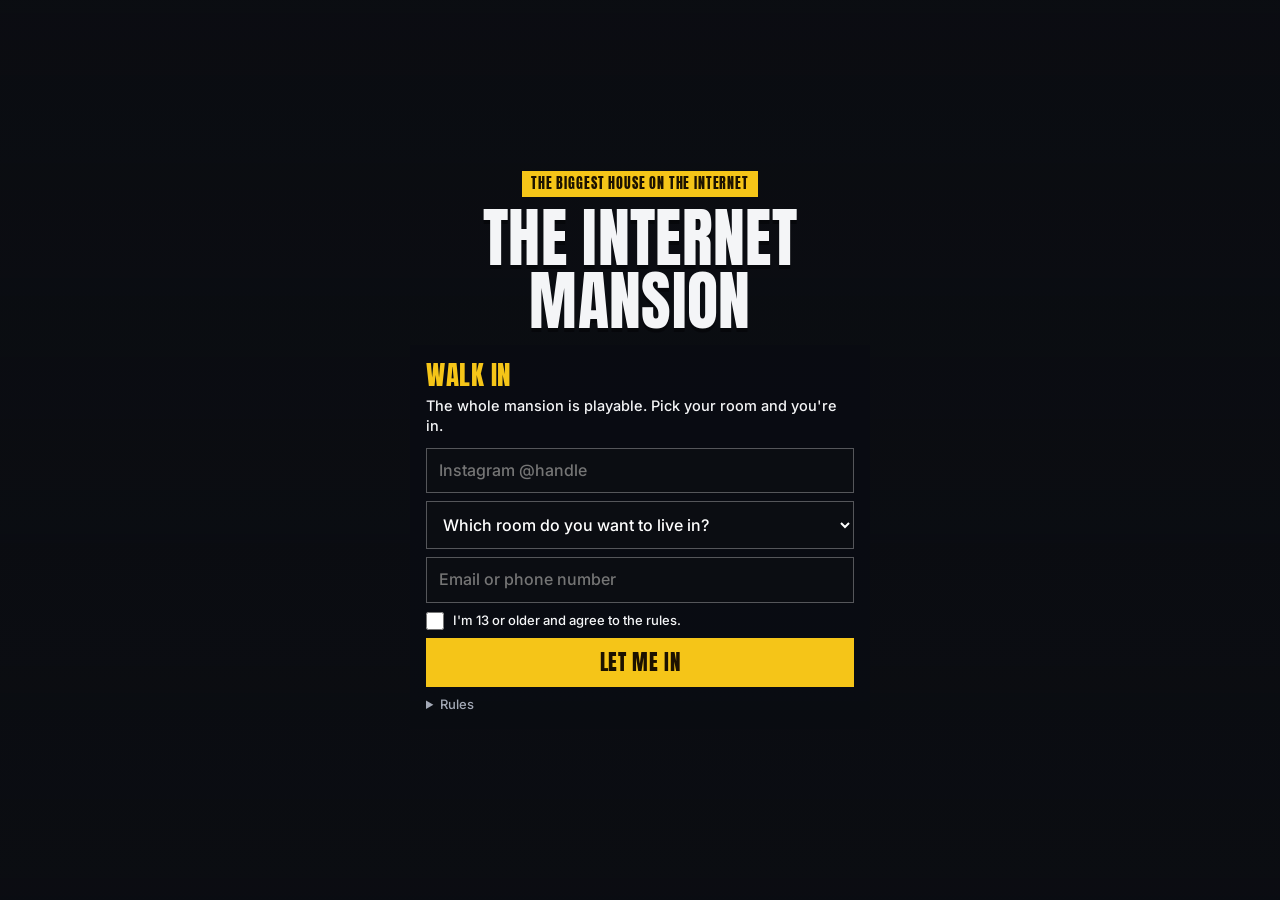
<file: world/index.html>
<!doctype html>
<html lang="en">
<head>
<meta charset="utf-8">
<meta name="robots" content="noindex">
<meta name="viewport" content="width=device-width, initial-scale=1, maximum-scale=1, user-scalable=no, viewport-fit=cover">
<title>The Internet Mansion</title>
<link rel="preconnect" href="https://fonts.googleapis.com">
<link rel="preconnect" href="https://fonts.gstatic.com" crossorigin>
<link href="https://fonts.googleapis.com/css2?family=Anton&family=Inter:wght@400;500;600;700;800&display=swap" rel="stylesheet">
<link rel="stylesheet" href="style.css">
<script type="importmap">{ "imports": { "three": "./vendor/three.module.js" } }</script>
</head>
<body>
<canvas id="c"></canvas>
<div id="crosshair"></div>
<div id="water"></div>
<div id="fade"></div>

<!-- HUD -->
<div id="hud" hidden>
  <div id="brand"><span class="imp">IMP</span><span id="room">The Grounds</span><span id="owner"></span></div>
  <div id="gold"><i></i><span id="goldN">0 / 0</span></div>
  <canvas id="mini" width="132" height="132"></canvas>
  <div id="prompt" hidden><kbd id="promptKey">E</kbd><span id="promptText"></span></div>
  <button id="rosterBtn" hidden><kbd id="rosterKey">R</kbd><span id="rosterBtnText"></span></button>
  <div id="face" hidden></div>
  <div id="notice" hidden></div>
  <div id="toast" hidden><b>UNLOCKED</b><span id="toastText"></span></div>
  <div id="power" hidden><i id="powerFill"></i></div>
  <div id="race" hidden><div id="raceBar"><b id="racePos">P4</b><span id="raceLap">LAP 1/3</span><span id="raceTime">0.0</span></div><div id="raceBig" hidden></div></div>
  <div id="speed" hidden><b id="speedN">0</b><small>MPH</small></div>
  <div id="topBtns">
    <button id="btnList" title="Things to try">List</button>
    <button id="btnMap" title="Map">Map</button>
    <button id="btnCam" title="Camera">View</button>
    <button id="btnMute" title="Sound">Sound</button>
    <button id="btnTime" title="Day or night (N)">Night</button>
    <button id="btnFriend" title="Play with a friend (P)">Play with a friend</button>
    <button id="btnSide" hidden>Turn sideways</button>
  </div>
</div>

<!-- Phone controls -->
<div id="touch" hidden>
  <div id="stick"><div id="nub"></div></div>
  <div id="stickR"><div id="nubR"></div><span>TAP TO JUMP</span></div>
  <button id="tFly">FLY</button>
  <button id="tUse" hidden>USE</button>
</div>

<!-- Title -->
<div id="title">
  <div class="tBox">
    <div class="tKicker">THE BIGGEST HOUSE ON THE INTERNET</div>
    <h1>THE INTERNET<br>MANSION</h1>
    <form id="signup" novalidate>
      <h2>WALK IN</h2>
      <p class="suLead">The whole mansion is playable. Pick your room and you're in.</p>
      <input id="suHandle" placeholder="Instagram @handle" maxlength="31" autocomplete="off" autocapitalize="off" spellcheck="false">
      <select id="suRoom">
        <option value="">Which room do you want to live in?</option>
        <option>Sports Stadium</option><option>Gaming Room</option><option>Backyard Party</option><option>Party Room</option><option>Chill Lounge</option>
        <option>Music Studio</option><option>Art Gallery</option><option>Designer Closet</option><option>Hot Rod Garage</option><option>Movie Theater</option>
      </select>
      <input id="suReach" type="text" inputmode="email" placeholder="Email or phone number" maxlength="200" autocomplete="off" autocapitalize="off" spellcheck="false">
      <div class="suTrap" aria-hidden="true"><input id="suTrap" tabindex="-1" autocomplete="off"></div>
      <label class="suCheck"><input id="suAgree" type="checkbox"><span>I'm 13 or older and agree to the rules.</span></label>
      <div id="suErr" role="alert" hidden></div>
      <button id="suGo" type="submit">LET ME IN</button>
      <details class="suRules">
        <summary>Rules</summary>
        <ul>
          <li>You must be at least 13 to play.</li>
          <li>Picking a room is your place in the community. It doesn't mean a room gets built for you.</li>
          <li>If you leave an email or phone number, we may contact you about the mansion.</li>
          <li><a href="https://internetmansionproject.com/privacy.html" target="_blank" rel="noopener">Privacy policy</a></li>
        </ul>
      </details>
    </form>
    <div id="youreIn"><h2 id="inHead"></h2><p id="inSub"></p></div>
    <div id="loadWrap"><div id="loadBar"></div></div>
    <div id="loadText">Laying bricks...</div>
    <div id="enterWrap" hidden>
      <input id="name" type="hidden">
      <button id="enter">WALK IN</button>
      <div class="keys" id="keysDesk"><b>WASD</b> move <b>Mouse</b> look <b>Space</b> jump <b>Shift</b> sprint <b>F</b> fly <b>E</b> use <b>V</b> camera <b>M</b> map <b>Tab</b> list <b>N</b> day or night <b>R</b> who chose this room <b>P</b> play with a friend <b>Esc</b> free your mouse</div>
      <div class="keys" id="keysTouch" hidden>Left stick moves. Right stick turns, tap it to jump. Tap USE when it shows up.</div>
    </div>
    <div id="noGL" hidden>This browser could not start 3D. Try Safari or Chrome directly instead of an in-app browser.</div>
  </div>
</div>

<!-- Paused -->
<div id="paused" class="sheet" hidden><div class="tBox small"><h2>PAUSED</h2><button id="resume">KEEP EXPLORING</button>
  <div id="pauseBtns"><button id="pMap">Map</button><button id="pList">Things to try</button><button id="pCam">Change view</button><button id="pTime">Make it night</button><button id="pMute">Sound off</button><button id="pFriend">Play with a friend</button></div>
  <div class="hint">Your mouse is free. Press Esc any time you're playing to get back here.</div></div></div>

<!-- List -->
<div id="list" class="sheet" hidden>
  <div class="panel">
    <div class="pHead"><h2>THINGS TO TRY</h2><button class="close" data-close="list">Close</button></div>
    <div id="listItems"></div>
  </div>
</div>

<!-- Map -->
<div id="map" class="sheet" hidden>
  <div class="panel wide">
    <div class="pHead"><h2>THE PROPERTY</h2><button class="close" data-close="map">Close</button></div>
    <div id="mapWrap"><canvas id="mapC" width="420" height="440"></canvas><div id="mapPins"></div></div>
    <div class="hint">Tap a pin to go there.</div>
  </div>
</div>

<!-- Arcade -->
<div id="arcade" class="sheet" hidden>
  <div class="cabinet">
    <div class="pHead"><h2 id="arcadeTitle"></h2><button class="close" id="arcadeClose">Walk away</button></div>
    <canvas id="arcadeC"></canvas>
    <div class="hint" id="arcadeHelp"></div>
  </div>
</div>
<!-- Elevator -->
<div id="elevator" class="sheet" hidden><div class="panel"><div class="pHead"><h2 id="elevatorTitle">ELEVATOR</h2><button class="close" id="elevatorClose">Close</button></div><div id="elevatorBtns"></div></div></div>
<!-- Movies -->
<div id="movies" class="sheet" hidden><div class="panel wide"><div class="pHead"><h2>NOW SHOWING</h2><button class="close" id="moviesClose">Close</button></div><div id="moviesList"></div></div></div>
<!-- Two players -->
<div id="twoPlayer" class="sheet" hidden><div class="panel"><div class="pHead"><h2>PLAY WITH A FRIEND</h2><button class="close" data-close="twoPlayer">Close</button></div>
  <div id="tpBody">
    <div id="tpErr" role="alert" hidden></div>
    <div id="tpIdle">
      <button id="tpStart" class="tpMain">Start a room</button>
      <div class="tpOr">or join your friend's room</div>
      <div class="tpRow"><input id="tpInput" placeholder="Room code" maxlength="5" autocomplete="off" autocapitalize="characters" spellcheck="false"><button id="tpJoinBtn" class="tpMain">Join</button></div>
    </div>
    <div id="tpHost" hidden>
      <div class="tpOr">Send your friend this code</div>
      <div id="tpCode"></div>
      <div id="tpLink"></div>
      <button id="tpCopy" class="tpMain">Copy invite link</button>
      <div class="tpOr">Waiting for your friend. Keep this tab open.</div>
      <button id="tpLeaveHost" class="close wideBtn">Close the room</button>
    </div>
    <div id="tpOn" hidden>
      <div id="tpWith"></div>
      <button id="tpGo" class="tpMain">Go to them</button>
      <button id="tpLeaveOn" class="close wideBtn">Leave</button>
    </div>
    <div class="hint">Only share codes with people you know. Each player's browser can see the other's IP address.</div>
  </div></div></div>
<!-- Who chose this room. Draft: local copies show made-up test names only -->
<div id="roster" class="sheet" hidden><div class="panel"><div class="pHead"><h2 id="rosterTitle"></h2><button class="close" data-close="roster">Close</button></div>
  <div id="rosterTop"><span id="rosterCount"></span><select id="rosterCity" aria-label="Filter by city"></select></div>
  <div id="rosterDraft">DRAFT: made-up test names. Only shows on your computer.</div>
  <div id="rosterList"></div></div></div>
<!-- FRIENDS link, only used once the link is set in js/settings.js -->
<div id="friendsSheet" class="sheet" hidden><div class="panel"><div class="pHead"><h2>FRIENDS</h2><button class="close" data-close="friendsSheet">Close</button></div>
  <div id="friendsBody"><a id="friendsGo" target="_blank" rel="noopener">Listen to FRIENDS</a><canvas id="friendsQR"></canvas><div class="hint">Or scan it with your phone.</div></div></div></div>
<script src="vendor/peerjs.min.js"></script>
<script src="js/signup.js"></script>
<script type="module" src="js/main.js"></script>
</body>
</html>
</file>
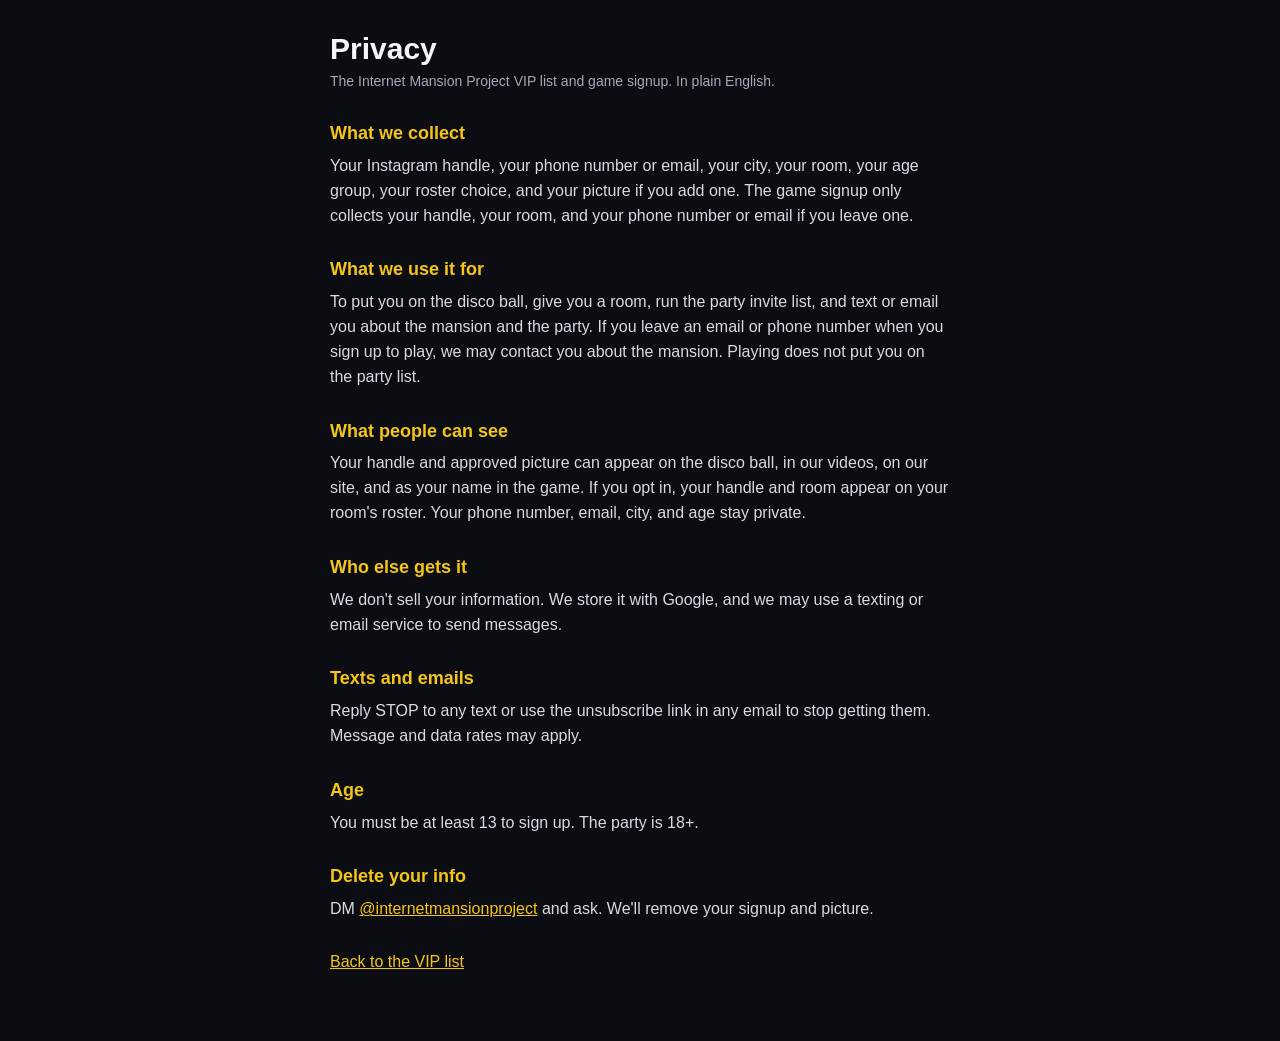
<file: privacy.html>
<!DOCTYPE html>
<html lang="en">
<head>
<meta charset="utf-8">
<meta name="viewport" content="width=device-width, initial-scale=1">
<title>Privacy | The Internet Mansion Project</title>
<link rel="icon" href="assets/logo.jpg">
<style>
  body { margin: 0; background: #0b0d12; color: #f4f5f7; font: 400 16px/1.55 -apple-system, BlinkMacSystemFont, "Segoe UI", sans-serif; }
  main { max-width: 620px; margin: 0 auto; padding: 32px 20px 56px; }
  h1 { margin: 0 0 4px; font-size: 30px; line-height: 1.15; }
  h2 { margin: 28px 0 6px; font-size: 18px; color: #f5c518; }
  p { margin: 0 0 10px; color: #d7dbe3; }
  .sub { color: #a3a9b6; font-size: 14px; }
  a { color: #f5c518; }
</style>
</head>
<body>
<main>
  <h1>Privacy</h1>
  <p class="sub">The Internet Mansion Project VIP list and game signup. In plain English.</p>

  <h2>What we collect</h2>
  <p>Your Instagram handle, your phone number or email, your city, your room, your age group, your roster choice, and your picture if you add one. The game signup only collects your handle, your room, and your phone number or email if you leave one.</p>

  <h2>What we use it for</h2>
  <p>To put you on the disco ball, give you a room, run the party invite list, and text or email you about the mansion and the party. If you leave an email or phone number when you sign up to play, we may contact you about the mansion. Playing does not put you on the party list.</p>

  <h2>What people can see</h2>
  <p>Your handle and approved picture can appear on the disco ball, in our videos, on our site, and as your name in the game. If you opt in, your handle and room appear on your room's roster. Your phone number, email, city, and age stay private.</p>

  <h2>Who else gets it</h2>
  <p>We don't sell your information. We store it with Google, and we may use a texting or email service to send messages.</p>

  <h2>Texts and emails</h2>
  <p>Reply STOP to any text or use the unsubscribe link in any email to stop getting them. Message and data rates may apply.</p>

  <h2>Age</h2>
  <p>You must be at least 13 to sign up. The party is 18+.</p>

  <h2>Delete your info</h2>
  <p>DM <a href="https://www.instagram.com/internetmansionproject/" target="_blank" rel="noopener">@internetmansionproject</a> and ask. We'll remove your signup and picture.</p>

  <p style="margin-top:28px"><a href="vip/">Back to the VIP list</a></p>
</main>
</body>
</html>
</file>
<file: world/style.css>
:root { --ink:#0b0d12; --panel:#151821; --line:#2b303c; --muted:#a3a9b6; --text:#f4f5f7; --gold:#f5c518; --blue:#1f6bff; --red:#ff5a72; --display:"Anton",Impact,"Arial Narrow",sans-serif; --body:"Inter",-apple-system,system-ui,sans-serif; }
* { box-sizing:border-box; -webkit-tap-highlight-color:transparent; }
[hidden] { display:none !important; }
html,body { margin:0; height:100%; overflow:hidden; background:var(--ink); color:var(--text); font-family:var(--body); touch-action:none; -webkit-user-select:none; user-select:none; overscroll-behavior:none; }
#c { position:fixed; inset:0; width:100%; height:100%; display:block; outline:none; }
button { font:inherit; color:inherit; cursor:pointer; border:0; background:none; }
#crosshair { position:fixed; left:50%; top:50%; width:6px; height:6px; margin:-3px; border-radius:50%; background:rgba(255,255,255,.8); box-shadow:0 0 0 1px rgba(0,0,0,.45); pointer-events:none; display:none; }
body.playing #crosshair { display:block; }
#water { position:fixed; inset:0; background:rgba(20,110,190,.38); pointer-events:none; opacity:0; transition:opacity .12s; }
#fade { position:fixed; inset:0; background:#000; pointer-events:none; opacity:0; transition:opacity .45s; }

#hud { position:fixed; inset:0; pointer-events:none; }
#brand { position:absolute; left:calc(14px + env(safe-area-inset-left)); top:calc(14px + env(safe-area-inset-top)); display:flex; align-items:stretch; font:400 15px/1 var(--display); letter-spacing:.03em; background:rgba(11,13,18,.82); max-width:calc(100vw - 180px); }
#brand .imp { background:var(--blue); padding:8px 9px; }
#room { padding:8px 10px; white-space:nowrap; }
#owner { padding:8px 10px 8px 0; color:var(--gold); white-space:nowrap; overflow:hidden; text-overflow:ellipsis; }
#owner:empty { display:none; }
#gold { position:absolute; left:calc(14px + env(safe-area-inset-left)); top:calc(52px + env(safe-area-inset-top)); display:flex; align-items:center; gap:7px; font:400 14px/1 var(--display); letter-spacing:.03em; background:rgba(11,13,18,.82); padding:6px 9px; }
#gold i { width:17px; height:9px; background:var(--gold); box-shadow:inset 0 -2px 0 #b58c10; display:block; }
#mini { position:absolute; right:calc(14px + env(safe-area-inset-right)); top:calc(14px + env(safe-area-inset-top)); width:132px; height:132px; border:2px solid rgba(255,255,255,.8); background:#000; }
#topBtns { position:absolute; right:calc(14px + env(safe-area-inset-right)); top:calc(154px + env(safe-area-inset-top)); display:grid; grid-template-columns:1fr 1fr; gap:4px; width:132px; pointer-events:auto; }
#topBtns button { background:rgba(11,13,18,.82); font:400 13px/1 var(--display); letter-spacing:.04em; padding:8px 0; }
#topBtns button:hover { background:var(--blue); }
#topBtns button.off { color:var(--muted); text-decoration:line-through; }
#prompt { position:absolute; left:50%; bottom:21%; transform:translateX(-50%); background:rgba(11,13,18,.9); padding:9px 14px 9px 9px; display:flex; align-items:center; gap:9px; font:600 15px/1.2 var(--body); white-space:nowrap; max-width:92vw; }
kbd { background:var(--gold); color:#1c1200; font:400 15px/1 var(--display); padding:5px 8px; }
#face { position:absolute; left:50%; top:calc(50% + 22px); transform:translateX(-50%); background:rgba(11,13,18,.88); color:var(--gold); padding:5px 9px; font:600 14px/1.1 var(--body); }
#notice { position:absolute; left:50%; bottom:calc(21% + 56px); transform:translateX(-50%); background:rgba(11,13,18,.9); border-left:4px solid var(--gold); padding:10px 13px; font:500 15px/1.35 var(--body); width:max-content; max-width:min(520px,88vw); text-align:left; }
#toast { position:absolute; left:50%; top:calc(16px + env(safe-area-inset-top)); transform:translateX(-50%); background:var(--gold); color:#1c1200; padding:9px 14px; font:400 18px/1.1 var(--display); letter-spacing:.02em; display:flex; gap:9px; animation:drop .28s ease-out; white-space:nowrap; z-index:2; }
#toast b { font-weight:400; opacity:.7; }
@keyframes drop { from { transform:translate(-50%,-30px); opacity:0; } }
#power { position:absolute; left:50%; bottom:15%; transform:translateX(-50%); width:220px; height:12px; background:rgba(11,13,18,.85); border:2px solid #fff; }
#powerFill { display:block; height:100%; width:0; background:var(--gold); }
#speed { position:absolute; left:50%; bottom:6%; transform:translateX(-50%); text-align:center; font-family:var(--display); text-shadow:0 2px 0 rgba(0,0,0,.5); }
#speed b { font-weight:400; font-size:44px; display:block; line-height:1; }
#speed small { font-size:13px; letter-spacing:.1em; }

#touch { position:fixed; inset:0; pointer-events:none; }
#stick { position:absolute; left:calc(22px + env(safe-area-inset-left)); bottom:calc(26px + env(safe-area-inset-bottom)); width:124px; height:124px; border-radius:50%; background:rgba(255,255,255,.1); border:2px solid rgba(255,255,255,.35); pointer-events:auto; touch-action:none; }
#nub { position:absolute; left:50%; top:50%; width:52px; height:52px; margin:-26px; border-radius:50%; background:rgba(255,255,255,.75); }
#tUse { position:absolute; pointer-events:auto; touch-action:none; border-radius:50%; font:400 15px/1 var(--display); letter-spacing:.04em; }
#tUse { right:calc(158px + env(safe-area-inset-right)); bottom:calc(52px + env(safe-area-inset-bottom)); width:78px; height:78px; background:var(--gold); color:#1c1200; }

#title { position:fixed; inset:0; display:flex; align-items:center; justify-content:center; background:linear-gradient(180deg,rgba(11,13,18,.15),rgba(11,13,18,.55)); padding:20px; text-align:center; }
.tBox { width:min(460px,100%); }
.tKicker { display:inline-block; background:var(--gold); color:#1c1200; font:400 14px/1 var(--display); letter-spacing:.06em; padding:6px 9px; }
h1 { font:400 clamp(52px,14vw,88px)/.98 var(--display); margin:12px 0 18px; letter-spacing:.005em; text-shadow:0 4px 0 rgba(0,0,0,.35); }
h2 { font:400 26px/1 var(--display); margin:0; letter-spacing:.02em; }
#loadWrap { height:8px; background:rgba(255,255,255,.2); }
#loadBar { height:100%; width:0; background:var(--gold); transition:width .15s; }
#loadText { font:500 13px/1 var(--body); margin-top:9px; color:#fff; text-shadow:0 1px 2px rgba(0,0,0,.6); }
#enterWrap { display:grid; grid-template-columns:1fr auto; gap:8px; }
#name { background:rgba(11,13,18,.88); border:1px solid rgba(255,255,255,.3); color:#fff; font:500 17px/1 var(--body); padding:13px; min-width:0; outline:none; border-radius:0; -webkit-user-select:text; user-select:text; }
#name:focus { border-color:var(--gold); }
#enter,#resume { background:var(--gold); color:#1c1200; font:400 21px/1 var(--display); letter-spacing:.03em; padding:13px 22px; }
#enter:hover,#resume:hover { background:#ffd94a; }
.keys { grid-column:1/-1; font:500 12.5px/1.8 var(--body); color:#fff; text-shadow:0 1px 3px rgba(0,0,0,.8); }
.keys b { background:rgba(11,13,18,.82); padding:2px 5px; font-weight:600; margin-left:5px; }
#noGL { background:rgba(11,13,18,.9); padding:12px; font-size:15px; line-height:1.4; }

.sheet { position:fixed; inset:0; display:flex; align-items:center; justify-content:center; background:rgba(5,6,10,.72); padding:14px; z-index:5; }
.panel { background:var(--ink); border:1px solid var(--line); width:min(460px,100%); max-height:92vh; display:flex; flex-direction:column; }
.panel.wide { width:min(620px,100%); }
.pHead { display:flex; align-items:center; justify-content:space-between; padding:12px 14px; border-bottom:1px solid var(--line); gap:10px; }
.close { background:var(--panel); padding:8px 11px; font:600 13px/1 var(--body); white-space:nowrap; }
.close:hover { background:var(--blue); }
#listItems { overflow:auto; padding:6px 0; touch-action:pan-y; }
.item { display:flex; gap:10px; padding:9px 14px; align-items:flex-start; }
.item i { flex:0 0 18px; height:18px; border:2px solid var(--line); margin-top:1px; }
.item.done i { background:var(--gold); border-color:var(--gold); }
.item b { font:600 14.5px/1.25 var(--body); display:block; }
.item small { color:var(--muted); font-size:12.5px; line-height:1.3; }
.item.done b { color:var(--gold); }
#mapWrap { position:relative; flex:1; min-height:0; aspect-ratio:420/440; max-height:calc(92vh - 92px); margin:0 auto; width:100%; max-width:calc((92vh - 92px)*.954); }
#mapC { width:100%; height:100%; display:block; image-rendering:pixelated; }
#mapPins { position:absolute; inset:0; }
.pin { position:absolute; transform:translate(-50%,-50%); background:rgba(11,13,18,.9); color:#fff; font:600 11px/1 var(--body); padding:4px 6px; white-space:nowrap; }
.pin:hover { background:var(--gold); color:#1c1200; }
.pin.me { background:var(--red); pointer-events:none; }
.hint { color:var(--muted); font:500 13px/1.3 var(--body); padding:9px 14px; text-align:center; }
.cabinet { background:var(--ink); border:1px solid var(--line); display:flex; flex-direction:column; max-height:96vh; width:min(480px,100%); }
#arcadeC { display:block; width:auto; height:auto; max-width:100%; max-height:calc(96vh - 110px); aspect-ratio:3/4; margin:0 auto; background:#090b14; touch-action:none; }
@media (max-width:640px) {
  #mini { width:92px; height:92px; }
  #topBtns { top:calc(112px + env(safe-area-inset-top)); width:92px; }
  #brand { font-size:13px; }
  #prompt { bottom:30%; }
  #notice { bottom:calc(30% + 52px); font-size:14px; }
  #toast { font-size:15px; top:calc(84px + env(safe-area-inset-top)); }
}

#race { position:absolute; inset:0; pointer-events:none; }
#raceBar { position:absolute; left:50%; top:calc(14px + env(safe-area-inset-top)); transform:translateX(-50%); display:flex; align-items:stretch; background:rgba(11,13,18,.88); font:400 20px/1 var(--display); letter-spacing:.03em; }
#raceBar b { background:var(--gold); color:#1c1200; font-weight:400; padding:9px 12px; }
#raceBar span { padding:9px 11px; white-space:nowrap; }
#raceBig { position:absolute; left:50%; top:32%; transform:translate(-50%,-50%); font:400 clamp(90px,24vw,190px)/1 var(--display); color:var(--gold); text-shadow:0 6px 0 rgba(0,0,0,.5); }
#tFly { position:absolute; pointer-events:auto; touch-action:none; border-radius:50%; font:400 13px/1 var(--display); right:calc(54px + env(safe-area-inset-right)); bottom:calc(158px + env(safe-area-inset-bottom)); width:60px; height:60px; background:rgba(255,255,255,.18); border:2px solid rgba(255,255,255,.5); }
#tFly.on { background:var(--blue); }
#elevatorBtns { display:grid; gap:8px; padding:14px; }
#elevatorBtns button { background:var(--panel); border:1px solid var(--line); font:400 24px/1 var(--display); letter-spacing:.03em; padding:16px; }
#elevatorBtns button:hover { background:var(--gold); color:#1c1200; }
#moviesList { overflow:auto; padding:6px 14px 14px; touch-action:pan-y; }
.shelf { font:400 17px/1 var(--display); letter-spacing:.03em; margin:12px 0 9px; }
.shelf.gold { color:var(--gold); }
.row { display:grid; grid-template-columns:repeat(auto-fill,minmax(112px,1fr)); gap:9px; }
.mv { display:block; text-align:left; background:var(--panel); padding:0 0 8px; min-width:0; }
button.mv:hover { outline:2px solid var(--gold); }
.mv img,.mv .ph { display:block; width:100%; aspect-ratio:9/16; object-fit:cover; margin-bottom:7px; }
.mv .ph { display:flex; align-items:center; justify-content:center; text-align:center; padding:8px; background:#0b0d12; border:1px dashed var(--gold); color:var(--gold); font:400 15px/1.15 var(--display); }
.mv b { display:block; font:600 12.5px/1.2 var(--body); padding:0 7px; }
.mv small { display:block; color:var(--muted); font-size:11.5px; padding:2px 7px 0; }
.wideBtn { display:block; width:100%; margin-top:12px; padding:12px; }

/* Signup gate */
#title { overflow-y:auto; align-items:flex-start; touch-action:pan-y; }
.tBox { margin:auto; }
#title:not(.in) h1 { font-size:clamp(38px,10vw,64px); margin:10px 0 12px; }
#title:not(.in) #enterWrap, #title:not(.in) #loadWrap, #title:not(.in) #loadText, #title:not(.in) #youreIn, #title.in #signup { display:none !important; }
#enterWrap { grid-template-columns:1fr; }
#signup { display:grid; gap:8px; background:rgba(11,13,18,.9); padding:16px; text-align:left; }
#signup h2 { font:400 27px/1 var(--display); letter-spacing:.02em; margin:0; color:var(--gold); }
.suLead { font:500 14.5px/1.4 var(--body); margin:0 0 4px; }
#signup input:not([type=checkbox]), #signup select { width:100%; box-sizing:border-box; background:#0b0d12; border:1px solid rgba(255,255,255,.3); color:#fff; font:500 16px/1.2 var(--body); padding:12px; outline:none; border-radius:0; -webkit-user-select:text; user-select:text; }
#signup input:focus, #signup select:focus { border-color:var(--gold); }
.suTrap { position:absolute; left:-9999px; height:0; overflow:hidden; }
.suCheck { display:grid; grid-template-columns:auto 1fr; gap:9px; align-items:start; font:500 13px/1.4 var(--body); }
.suCheck input { width:18px; height:18px; margin:1px 0 0; accent-color:var(--gold); }
#signup a { color:var(--gold); }
#suErr { color:var(--red); font:600 14px/1.3 var(--body); }
#suGo { background:var(--gold); color:#1c1200; font:400 21px/1 var(--display); letter-spacing:.03em; padding:14px; }
#suGo:hover { background:#ffd94a; }
#suGo:disabled { opacity:.65; }
.suRules { font:500 13px/1.4 var(--body); color:var(--muted); }
.suRules summary { cursor:pointer; }
.suRules ul { margin:8px 0 0; padding-left:18px; }
#youreIn { background:rgba(11,13,18,.9); padding:14px; margin-bottom:8px; }
#youreIn h2 { font:400 25px/1.05 var(--display); letter-spacing:.02em; margin:0 0 6px; color:var(--gold); overflow-wrap:anywhere; }
#youreIn p { font:600 14px/1.3 var(--body); margin:0; }

/* Pause menu: everything in the corner buttons, reachable once the mouse is free */
#paused .tBox.small { width:min(340px,100%); text-align:center; background:rgba(11,13,18,.92); padding:20px; }
#paused h2 { margin:0 0 12px; font:400 34px/1 var(--display); letter-spacing:.03em; }
#paused #resume { width:100%; }
#pauseBtns { display:grid; grid-template-columns:1fr 1fr; gap:6px; margin-top:10px; }
#pauseBtns button { background:rgba(255,255,255,.12); color:#fff; font:600 14px/1 var(--body); padding:12px 6px; }
#pauseBtns button:hover { background:var(--blue); }
#pauseBtns #pMap { grid-column:1 / -1; }
#paused .hint { margin-top:12px; font:500 13px/1.4 var(--body); color:var(--muted); }
#btnTime { grid-column:1 / -1; }

/* Room roster (draft) */
#rosterBtn { position:absolute; left:calc(14px + env(safe-area-inset-left)); top:calc(84px + env(safe-area-inset-top)); display:flex; align-items:center; gap:7px; background:rgba(11,13,18,.82); padding:5px 9px 5px 5px; font:600 13px/1 var(--body); pointer-events:auto; }
#rosterBtn kbd { font-size:13px; padding:3px 6px; }
#rosterBtn:hover { background:var(--blue); }
#rosterTop { display:flex; align-items:center; justify-content:space-between; gap:10px; padding:10px 14px 6px; font:600 14px/1.2 var(--body); }
#rosterCity { background:var(--panel); color:#fff; border:1px solid var(--line); padding:7px 8px; font:500 13px/1 var(--body); max-width:50%; }
#rosterDraft { margin:0 14px 8px; padding:6px 8px; background:var(--gold); color:#1c1200; font:600 12px/1.2 var(--body); }
#rosterList { overflow:auto; padding:0 14px 14px; touch-action:pan-y; }
.rosterRow { display:flex; justify-content:space-between; gap:12px; padding:8px 0; border-bottom:1px solid var(--line); font:500 14px/1.2 var(--body); }
.rosterRow b { font-weight:700; overflow:hidden; text-overflow:ellipsis; white-space:nowrap; }
.rosterRow span { color:var(--muted); white-space:nowrap; overflow:hidden; text-overflow:ellipsis; }
.rosterRow span.none { font-style:italic; opacity:.7; }

/* FRIENDS link */
#friendsBody { display:flex; flex-direction:column; align-items:center; gap:12px; padding:16px 14px 6px; }
#friendsGo { display:block; width:100%; text-align:center; background:#ff3f9a; color:#fff; font:400 22px/1 var(--display); letter-spacing:.03em; padding:15px; text-decoration:none; }
#friendsGo:hover { background:var(--blue); }
#friendsQR { width:200px; height:200px; image-rendering:pixelated; }

/* Two players */
#btnFriend { grid-column:1 / -1; }
#pauseBtns #pFriend { grid-column:1 / -1; }
#tpBody { padding:14px; display:flex; flex-direction:column; gap:10px; }
#tpBody > div[hidden] { display:none; }
#tpErr { background:#5c1b2e; padding:9px 11px; font:600 14px/1.3 var(--body); }
.tpMain { width:100%; background:var(--blue); color:#fff; font:400 19px/1 var(--display); letter-spacing:.03em; padding:13px; }
.tpMain:disabled { opacity:.55; }
.tpOr { color:var(--muted); font:500 13px/1.3 var(--body); text-align:center; margin:10px 0; }
.tpRow { display:flex; gap:8px; }
.tpRow .tpMain { width:auto; flex:0 0 38%; }
#tpInput { flex:1; min-width:0; background:var(--panel); color:#fff; border:1px solid var(--line); padding:11px; font:400 20px/1 var(--display); letter-spacing:.14em; text-transform:uppercase; }
#tpCode { text-align:center; font:400 54px/1 var(--display); letter-spacing:.14em; color:var(--gold); margin:6px 0 8px; }
#tpLink { color:var(--muted); font:500 12px/1.3 var(--body); text-align:center; word-break:break-all; margin-bottom:10px; user-select:text; }
#tpWith { text-align:center; font:400 26px/1.1 var(--display); margin:6px 0 14px; overflow-wrap:anywhere; }

/* Phones held wide, for real or with Turn sideways */
body.sideways { position:fixed; left:0; top:0; width:var(--logical-w); height:var(--logical-h); transform-origin:0 0; transform:translateX(var(--logical-h)) rotate(90deg); }
#btnSide { grid-column:1 / -1; }
body.compact #mini { width:84px; height:84px; }
body.compact #topBtns { top:calc(14px + env(safe-area-inset-top)); right:calc(104px + env(safe-area-inset-right)); width:186px; grid-template-columns:1fr 1fr 1fr; }
body.compact #topBtns button { padding:7px 0; font-size:12px; }
body.compact #btnTime { grid-column:auto; }
body.compact #brand { font-size:13px; }
body.compact #prompt { bottom:12%; }
body.compact #notice { bottom:calc(12% + 50px); font-size:13px; max-width:min(380px,56vw); padding:7px 10px; }
body.compact #toast { font-size:14px; top:calc(100px + env(safe-area-inset-top)); }
body.compact #title { align-items:safe center; padding:8px; }
body.compact h1 { font-size:clamp(30px,13vh,48px); margin:6px 0 8px; }
body.compact h1 br { display:none; }
body.compact .tKicker { font-size:11px; padding:4px 7px; }
body.compact #enter { padding-top:11px; padding-bottom:11px; }
body.compact .keys { margin-top:6px; font-size:12px; }
#youreIn:has(#inHead:empty) { display:none; }

/* Right stick: turn, tap to jump */
#stickR { position:absolute; right:calc(22px + env(safe-area-inset-right)); bottom:calc(26px + env(safe-area-inset-bottom)); width:124px; height:124px; border-radius:50%; background:rgba(255,255,255,.1); border:2px solid rgba(255,255,255,.35); pointer-events:auto; touch-action:none; }
#nubR { position:absolute; left:50%; top:50%; width:52px; height:52px; margin:-26px; border-radius:50%; background:rgba(255,255,255,.75); }
#stickR span { position:absolute; left:0; right:0; bottom:8px; text-align:center; font:400 10px/1 var(--display); letter-spacing:.04em; color:rgba(255,255,255,.85); pointer-events:none; }
body.compact #tFly { right:calc(154px + env(safe-area-inset-right)); bottom:calc(96px + env(safe-area-inset-bottom)); }
body.compact #tUse { right:calc(154px + env(safe-area-inset-right)); bottom:calc(20px + env(safe-area-inset-bottom)); width:68px; height:68px; }
</file>
